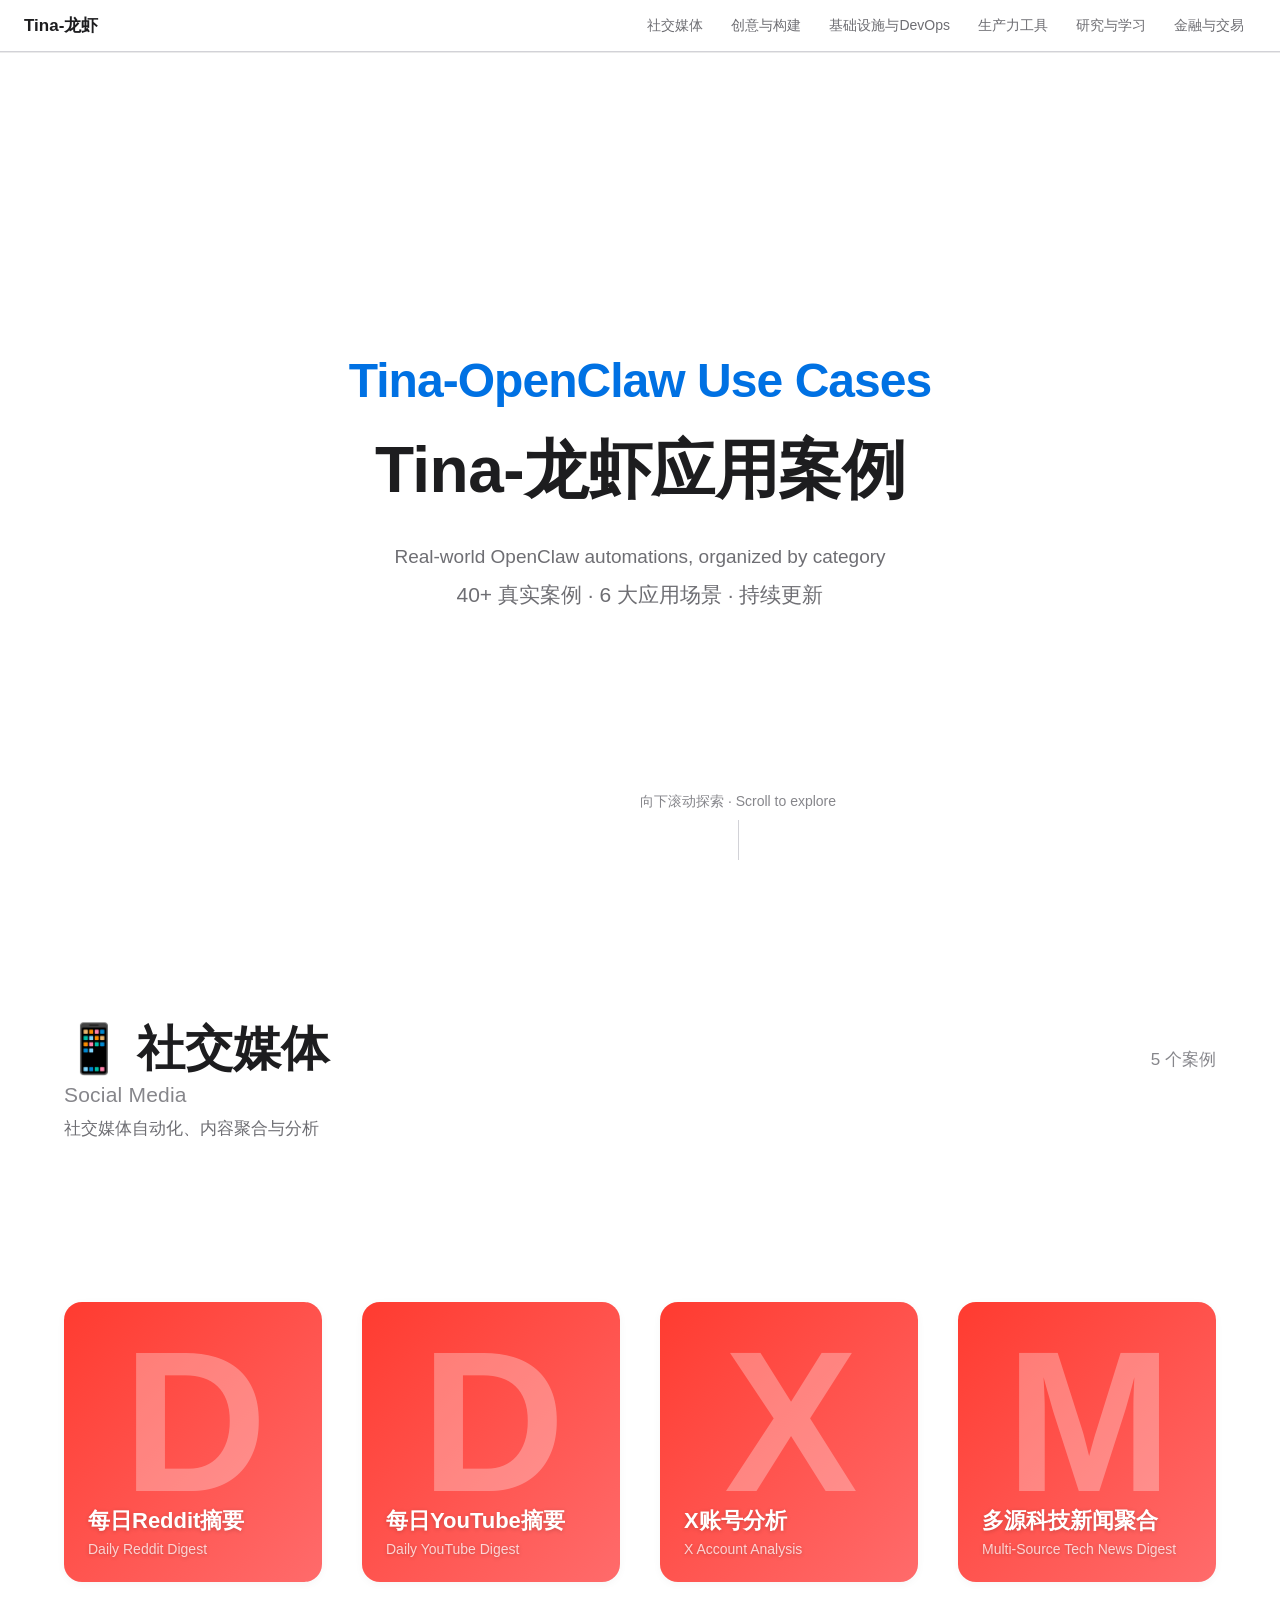
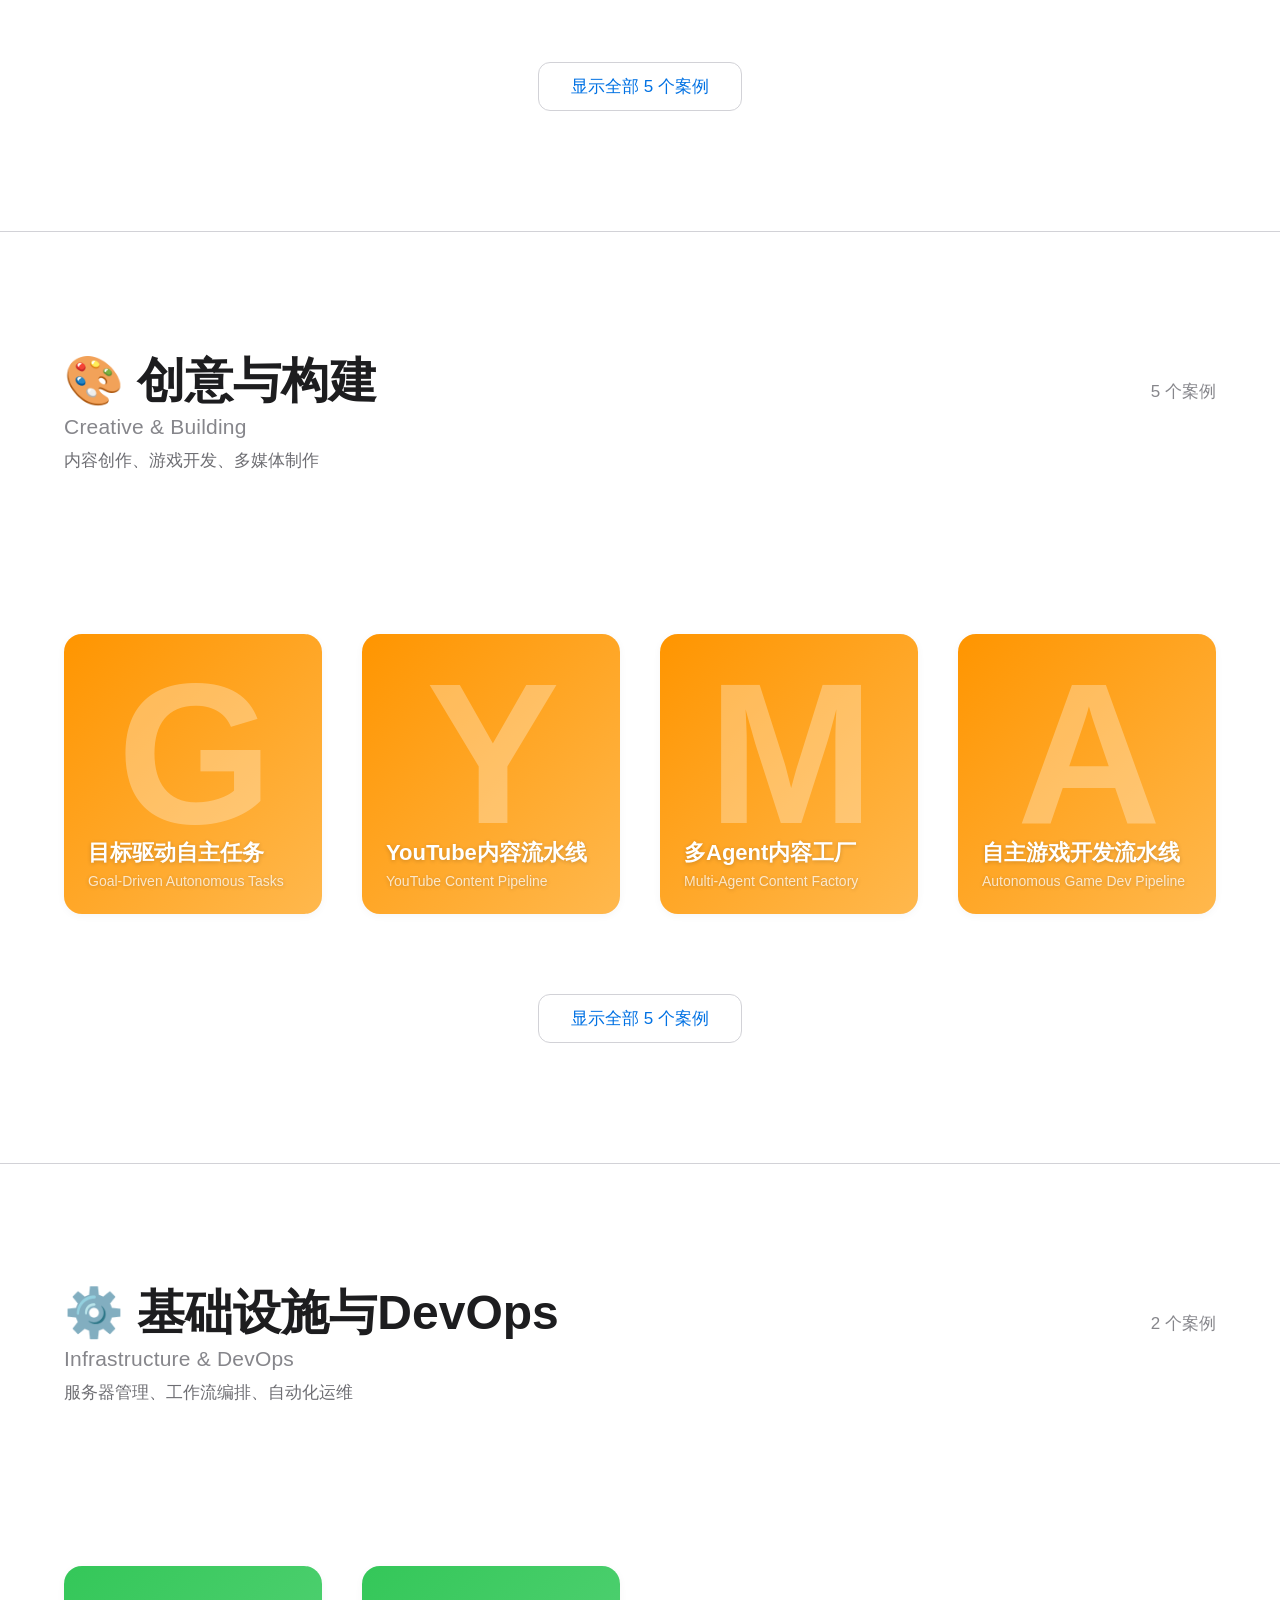
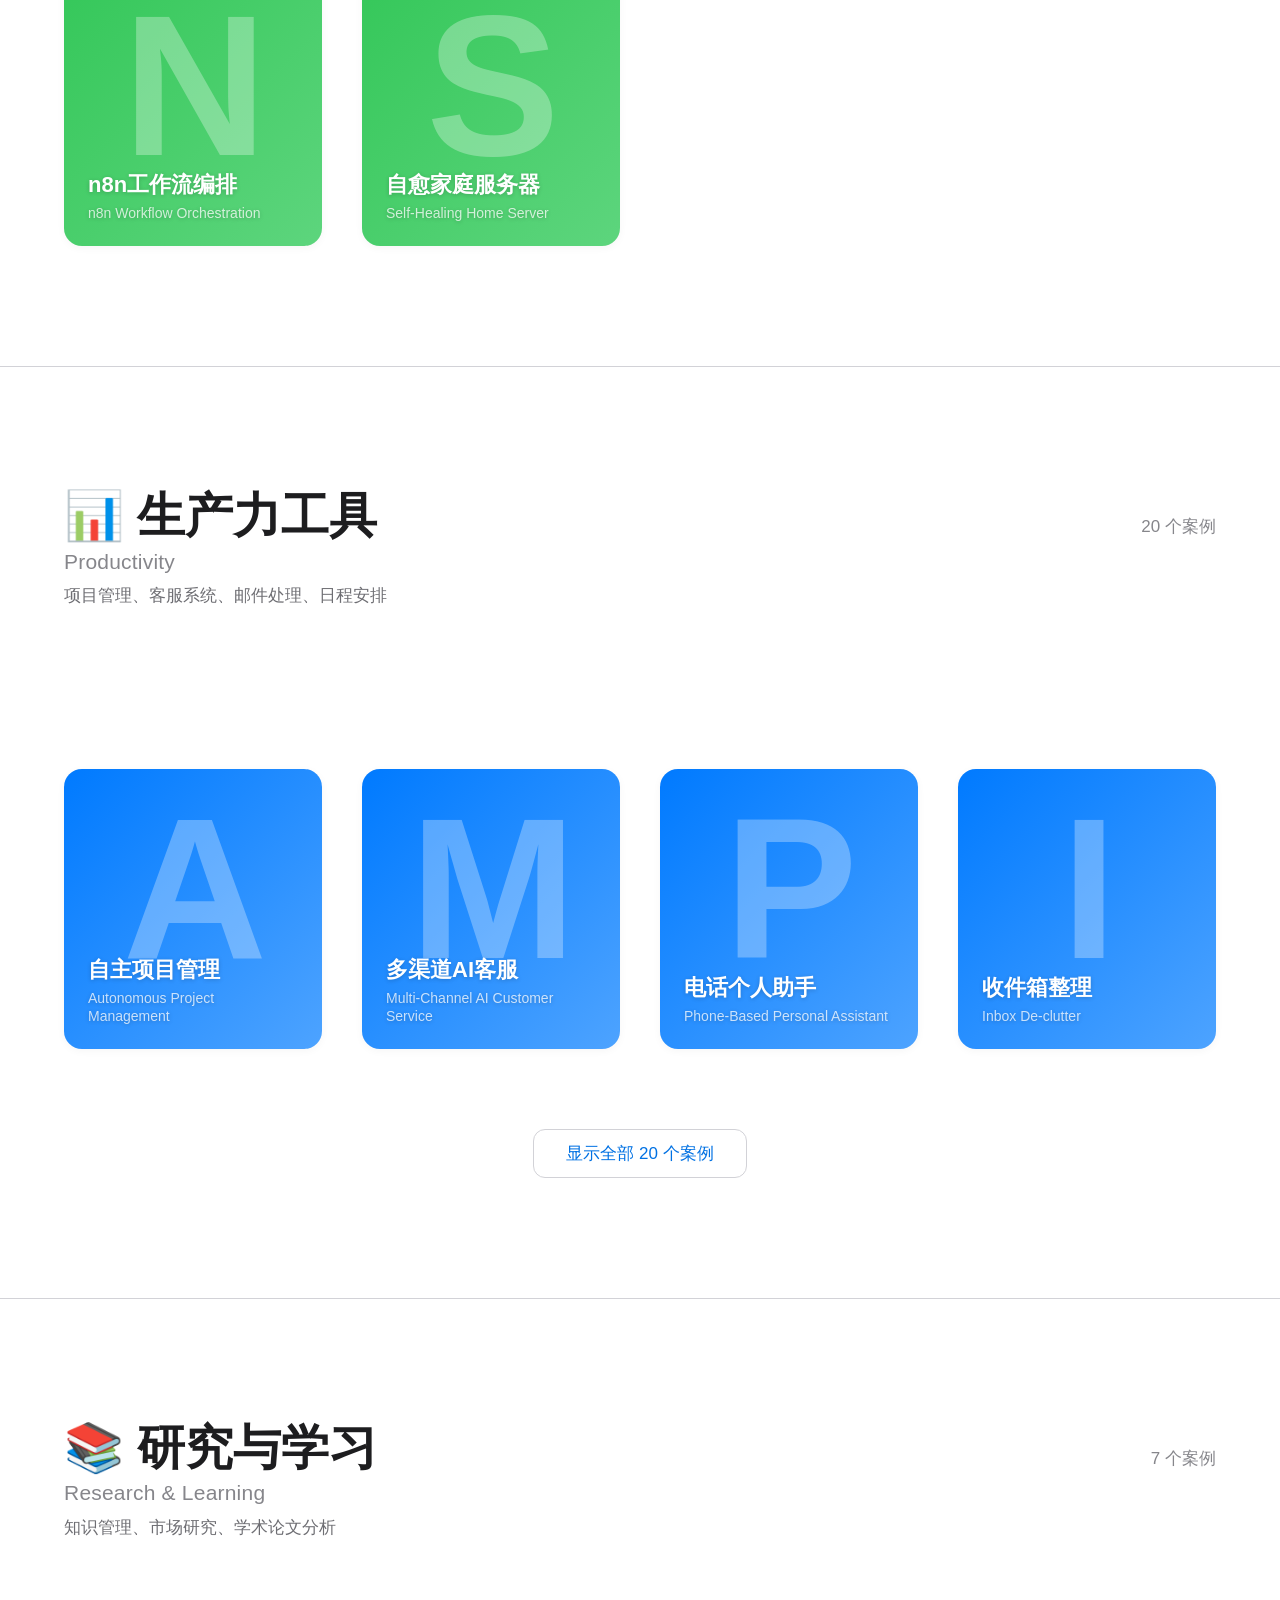
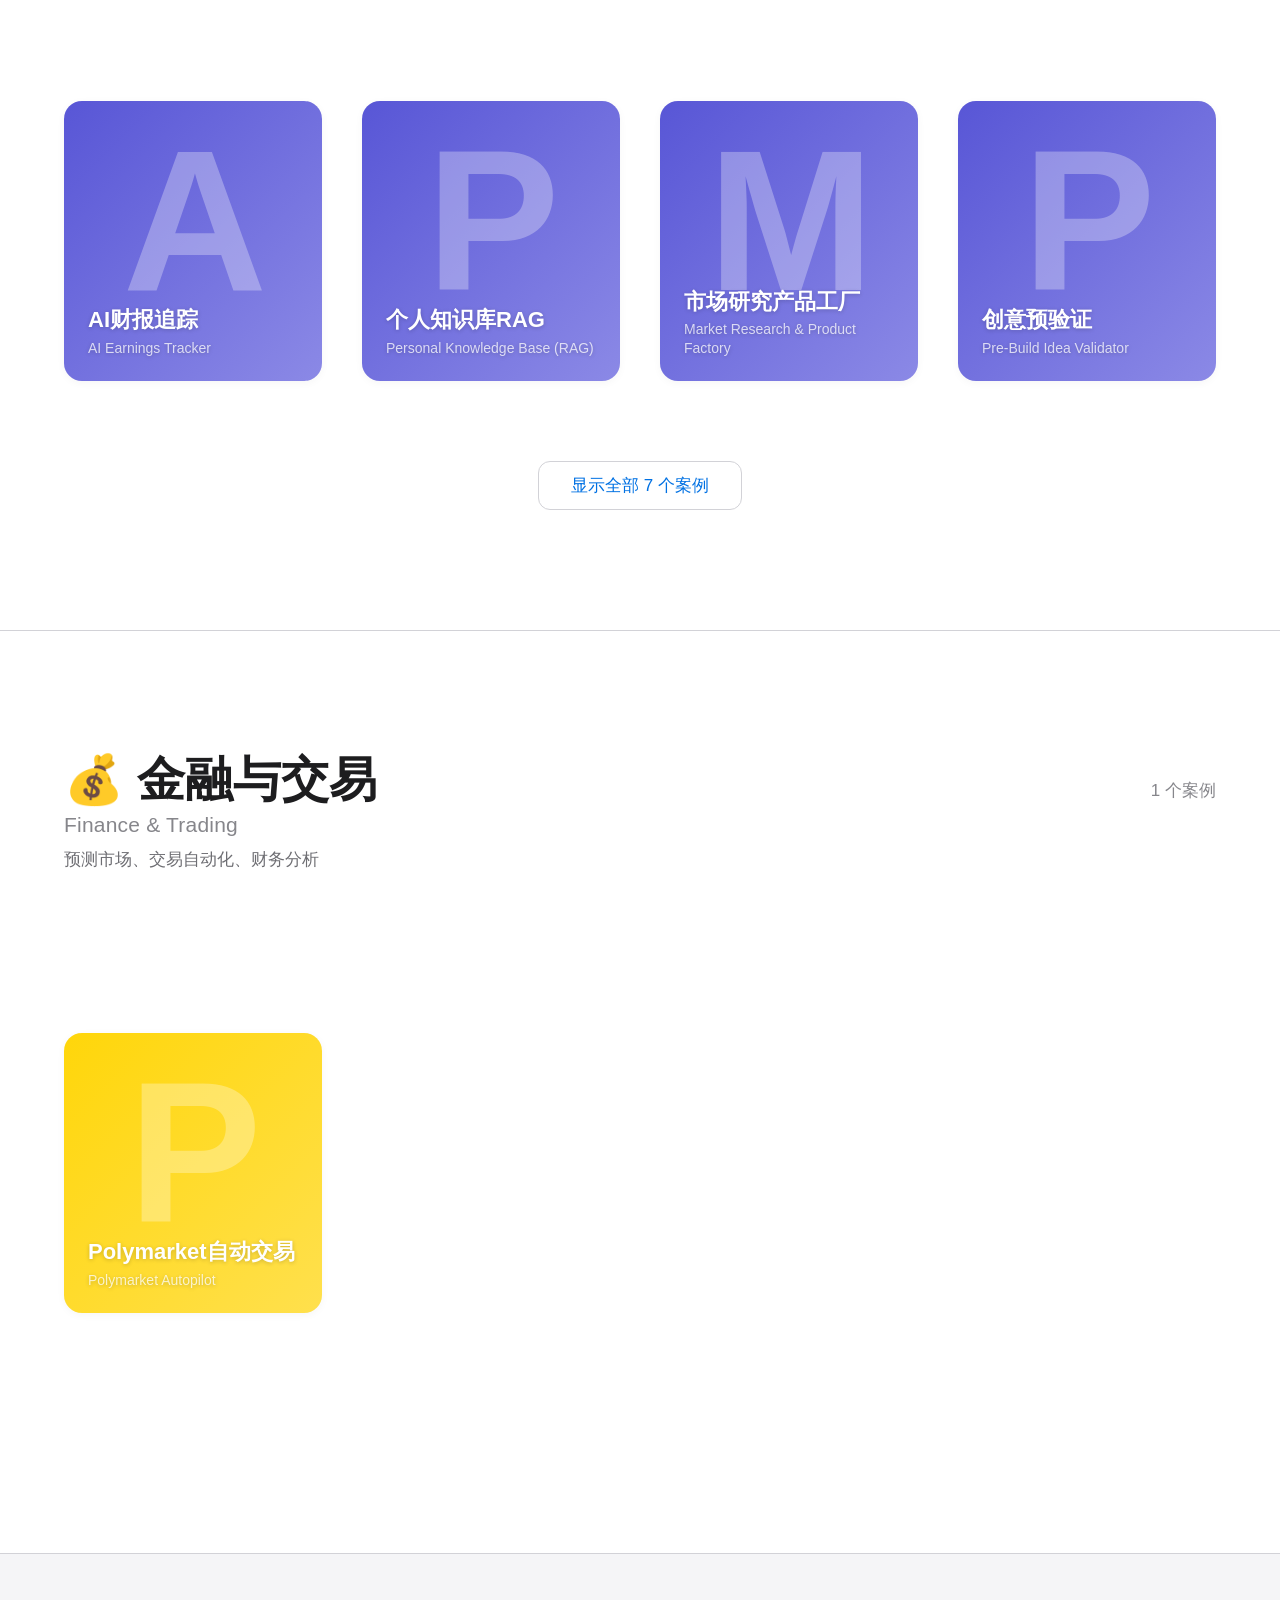
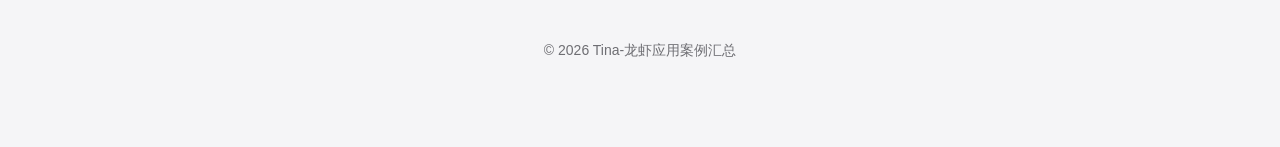
<file: index.html>
<!DOCTYPE html>
<html lang="zh-CN">
<head>
  <meta charset="UTF-8">
  <meta name="viewport" content="width=device-width, initial-scale=1.0">
  <title>Tina-OpenClaw 应用案例汇总 | 40+真实案例</title>
  <meta name="description" content="汇总展示 OpenClaw 的 40+ 个真实应用案例，涵盖社交媒体、生产力工具、研究学习等 6 大应用场景。">
  <meta name="keywords" content="OpenClaw, AI Agent, 应用案例, 自动化, 生产力工具">
  <meta name="author" content="Tina">

  <!-- Open Graph -->
  <meta property="og:title" content="Tina-OpenClaw 应用案例汇总">
  <meta property="og:description" content="40+真实 OpenClaw 应用案例，6大应用场景">
  <meta property="og:type" content="website">
  <meta property="og:url" content="https://your-domain.com/">

  <!-- Twitter Card -->
  <meta name="twitter:card" content="summary_large_image">
  <meta name="twitter:title" content="Tina-OpenClaw 应用案例汇总">
  <meta name="twitter:description" content="40+真实 OpenClaw 应用案例">

  <!-- Favicon -->
  <link rel="icon" href="data:image/svg+xml,<svg xmlns='http://www.w3.org/2000/svg' viewBox='0 0 100 100'><text y='.9em' font-size='90'>🤖</text></svg>">

  <!-- CSS -->
  <link rel="stylesheet" href="css/reset.css">
  <link rel="stylesheet" href="css/layout.css">
  <link rel="stylesheet" href="css/card.css">
  <link rel="stylesheet" href="css/responsive.css">
</head>
<body>

  <!-- 导航栏 -->
  <nav class="nav" role="navigation" aria-label="类别导航">
    <div class="nav__logo">Tina-龙虾</div>
    <div class="nav__links">
      <!-- 动态生成 -->
    </div>
    <button class="nav__hamburger" aria-label="菜单" aria-expanded="false">
      <span></span>
      <span></span>
      <span></span>
    </button>
  </nav>

  <!-- Hero 区 -->
  <section class="hero">
    <p class="hero__eyebrow">Tina-OpenClaw Use Cases</p>
    <h1 class="hero__title">Tina-龙虾应用案例</h1>
    <p class="hero__subtitle">Real-world OpenClaw automations, organized by category</p>
    <p class="hero__stats">40+ 真实案例 · 6 大应用场景 · 持续更新</p>
    <div class="hero__scroll-hint" aria-hidden="true">向下滚动探索 · Scroll to explore</div>
  </section>

  <!-- 主内容区 -->
  <main class="main">
    <!-- 动态生成类别区域 -->
  </main>

  <!-- 页脚 -->
  <footer class="footer">
    <div class="footer__inner">
      <p>© 2026 Tina-龙虾应用案例汇总</p>
    </div>
  </footer>

  <!-- JavaScript (ES Module) -->
  <script type="module" src="js/main.js"></script>

</body>
</html>
</file>
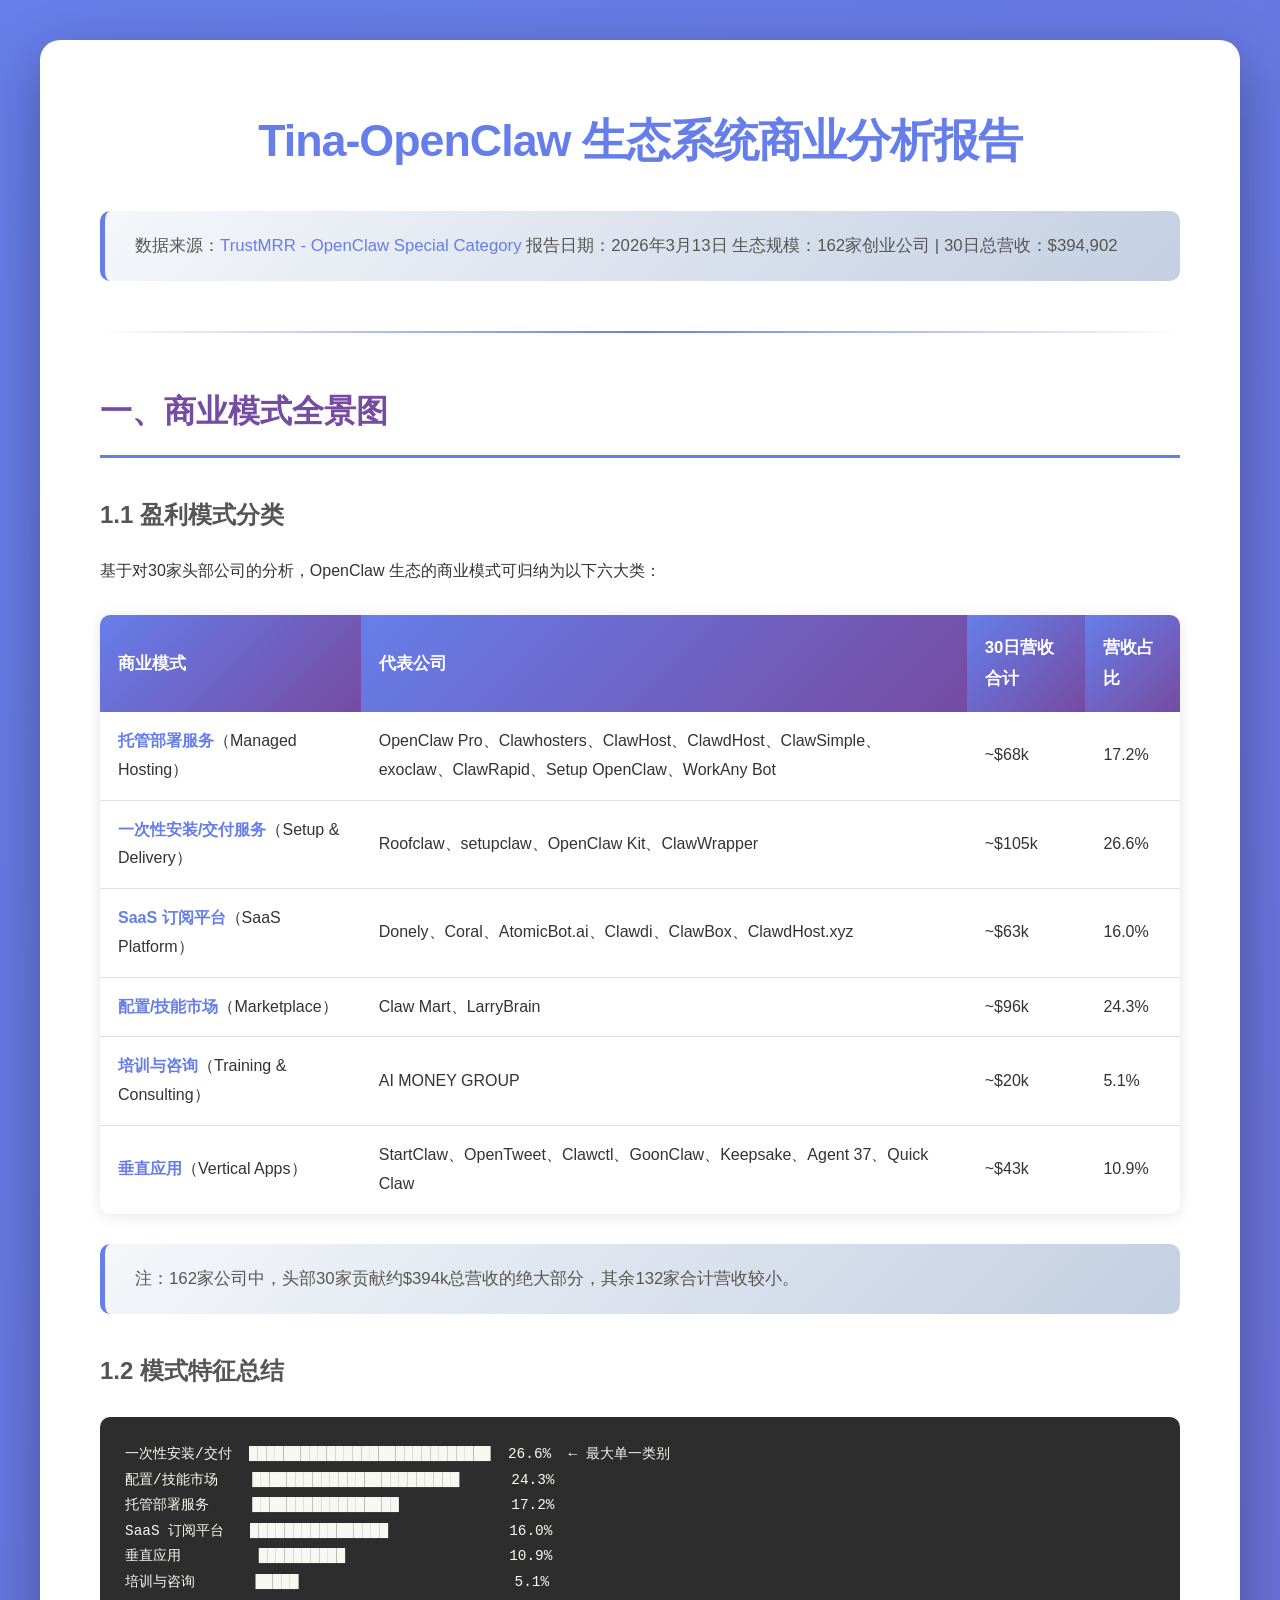
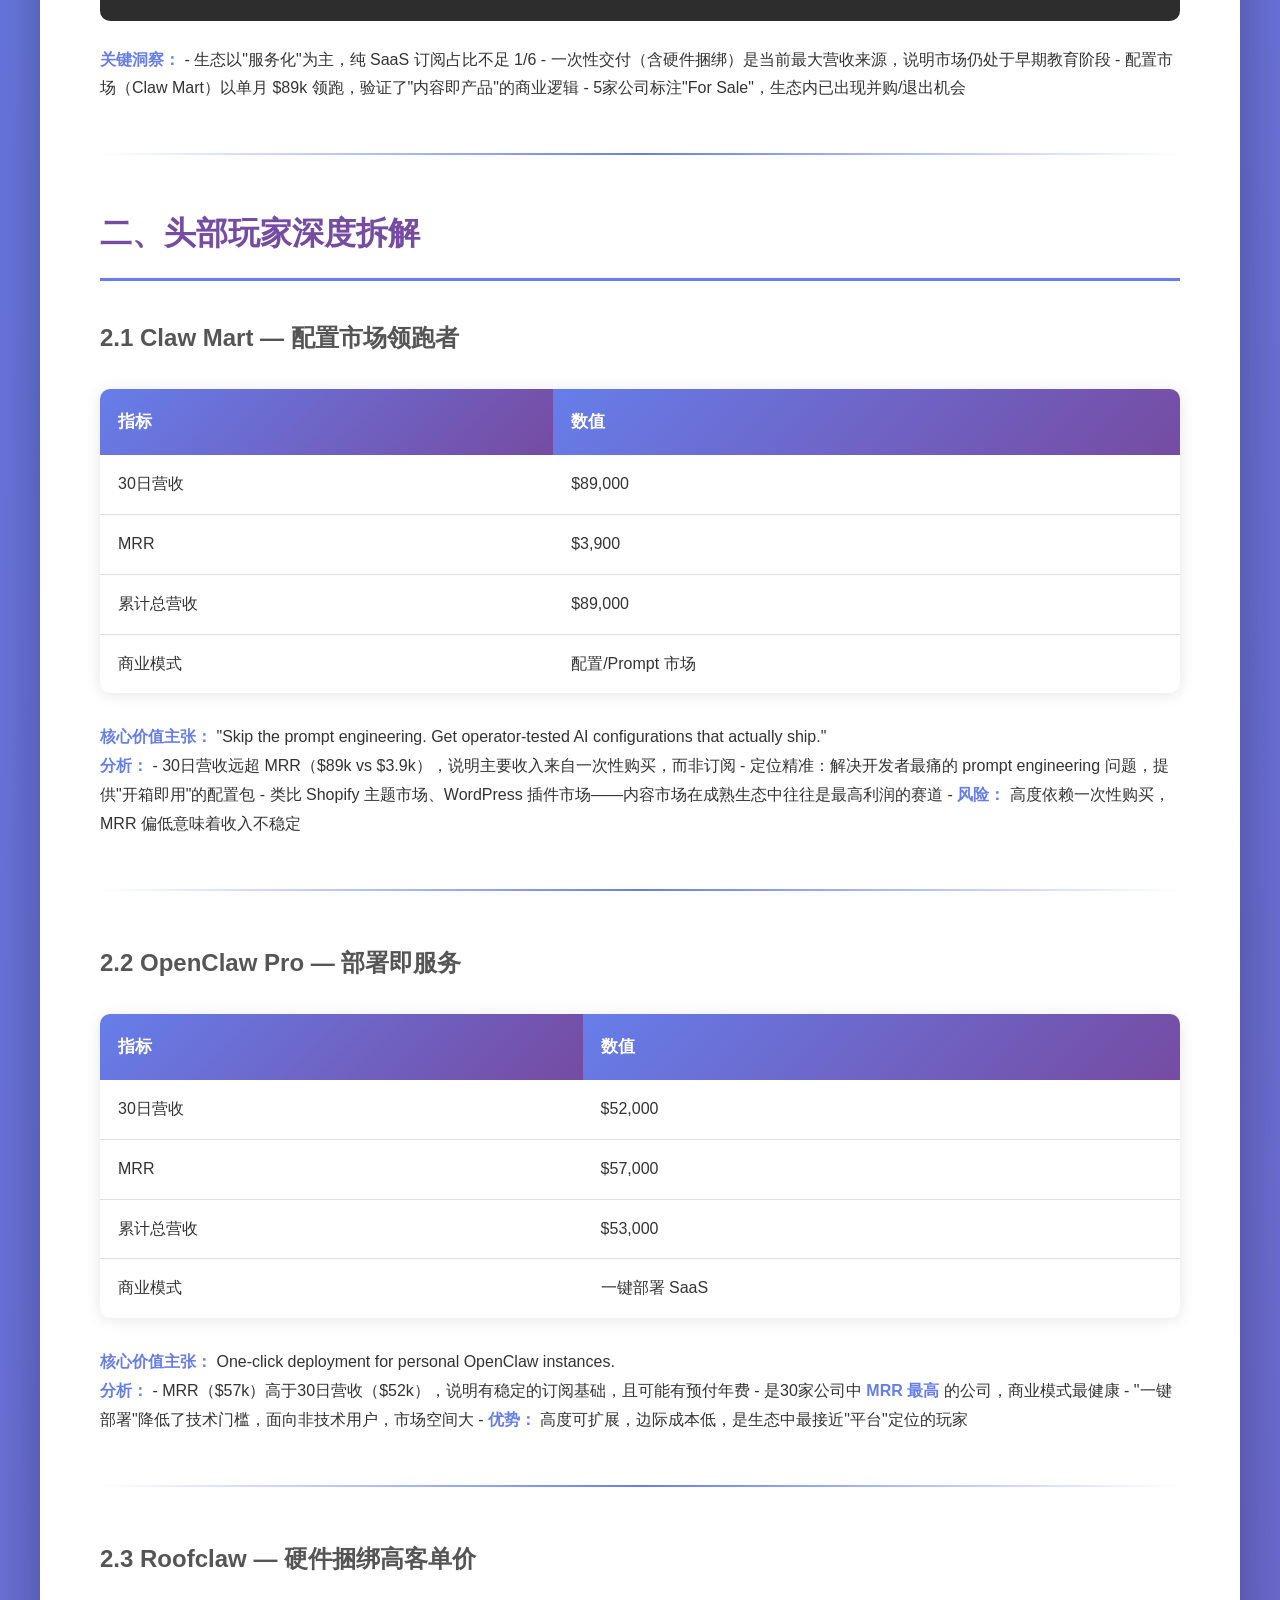
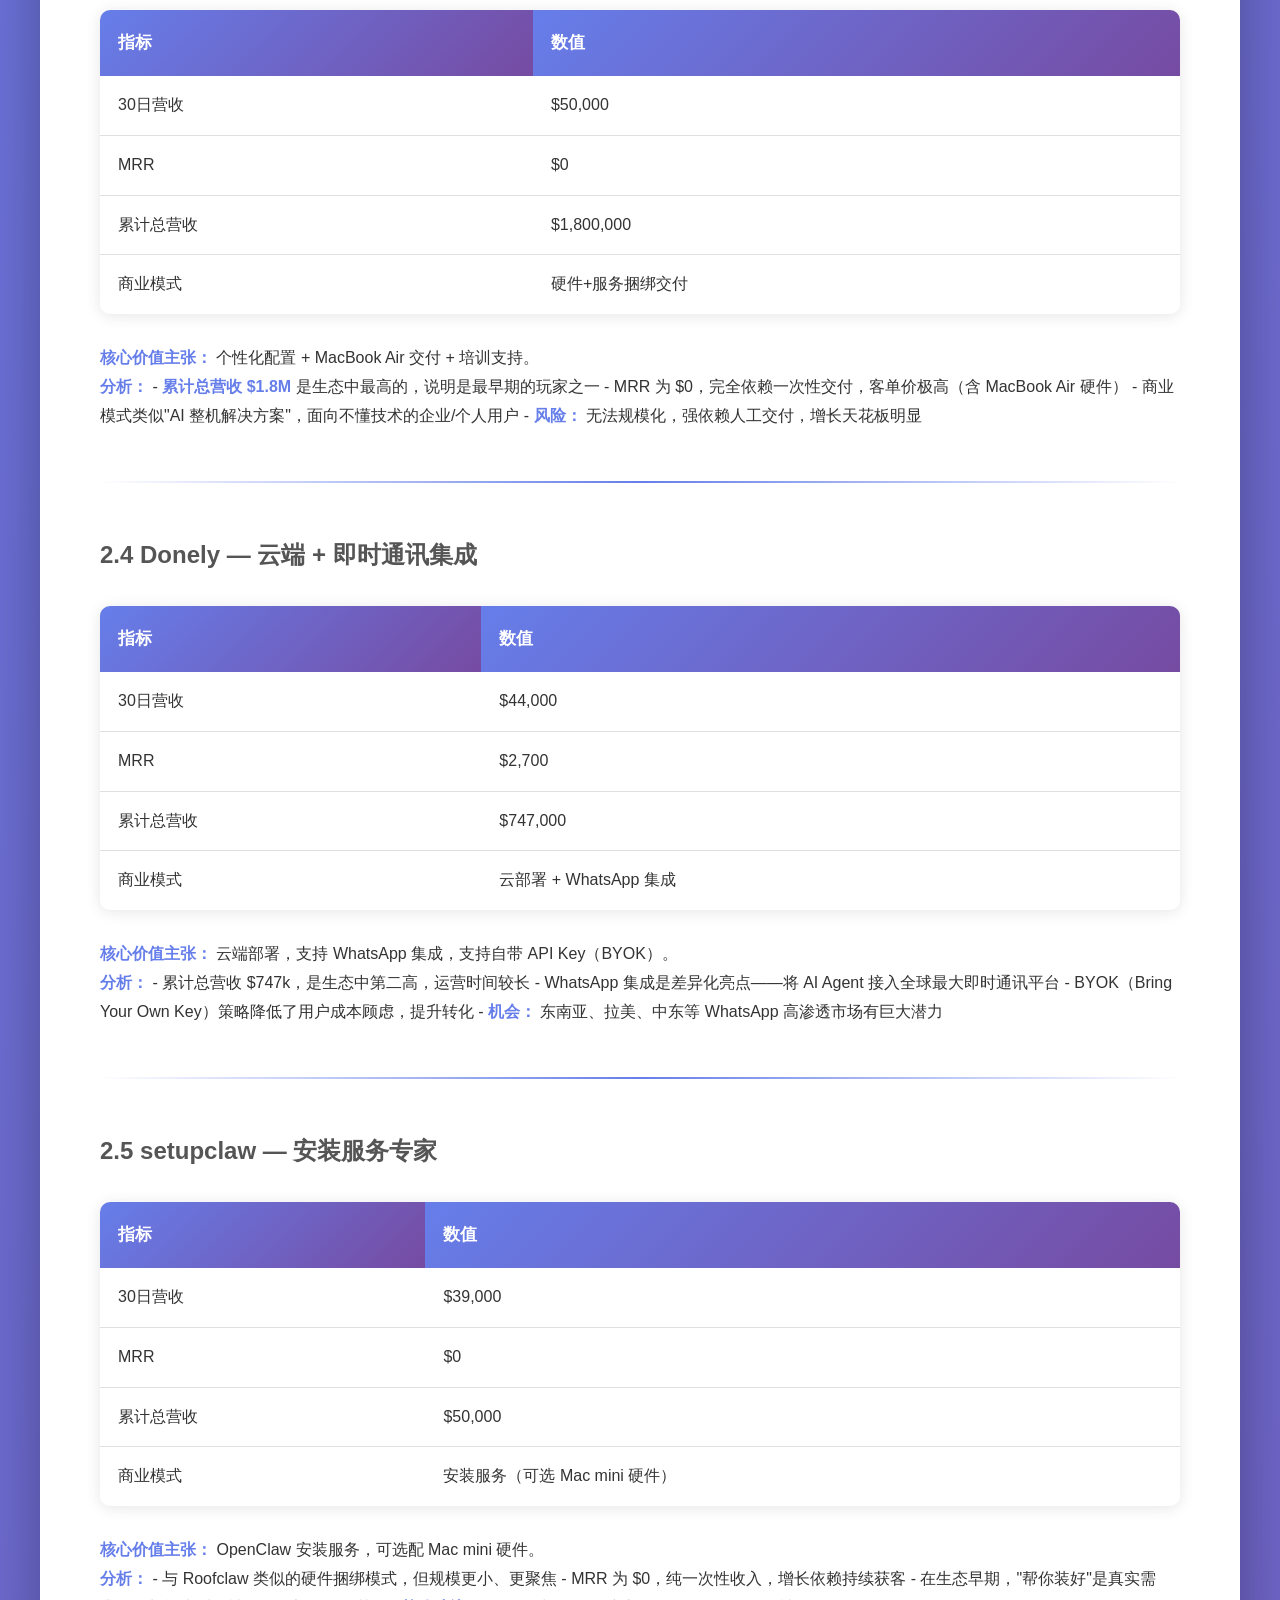
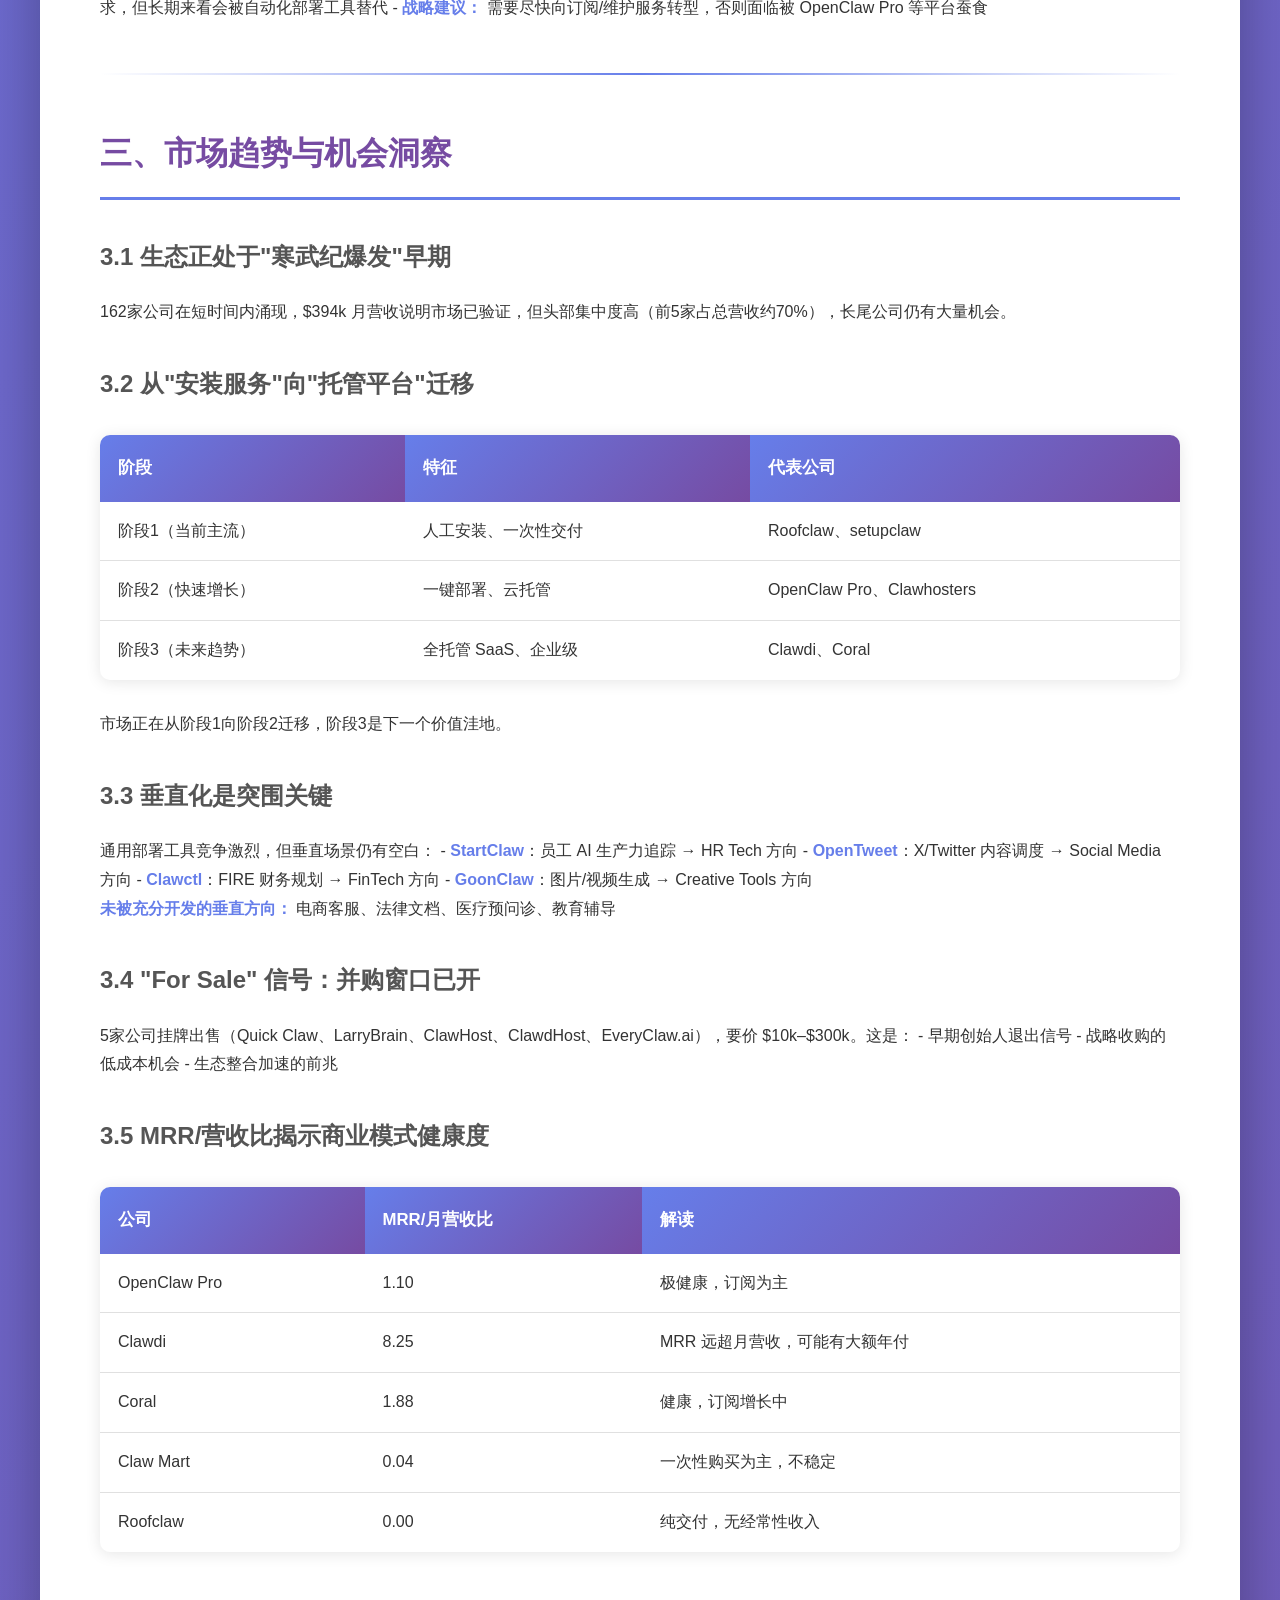
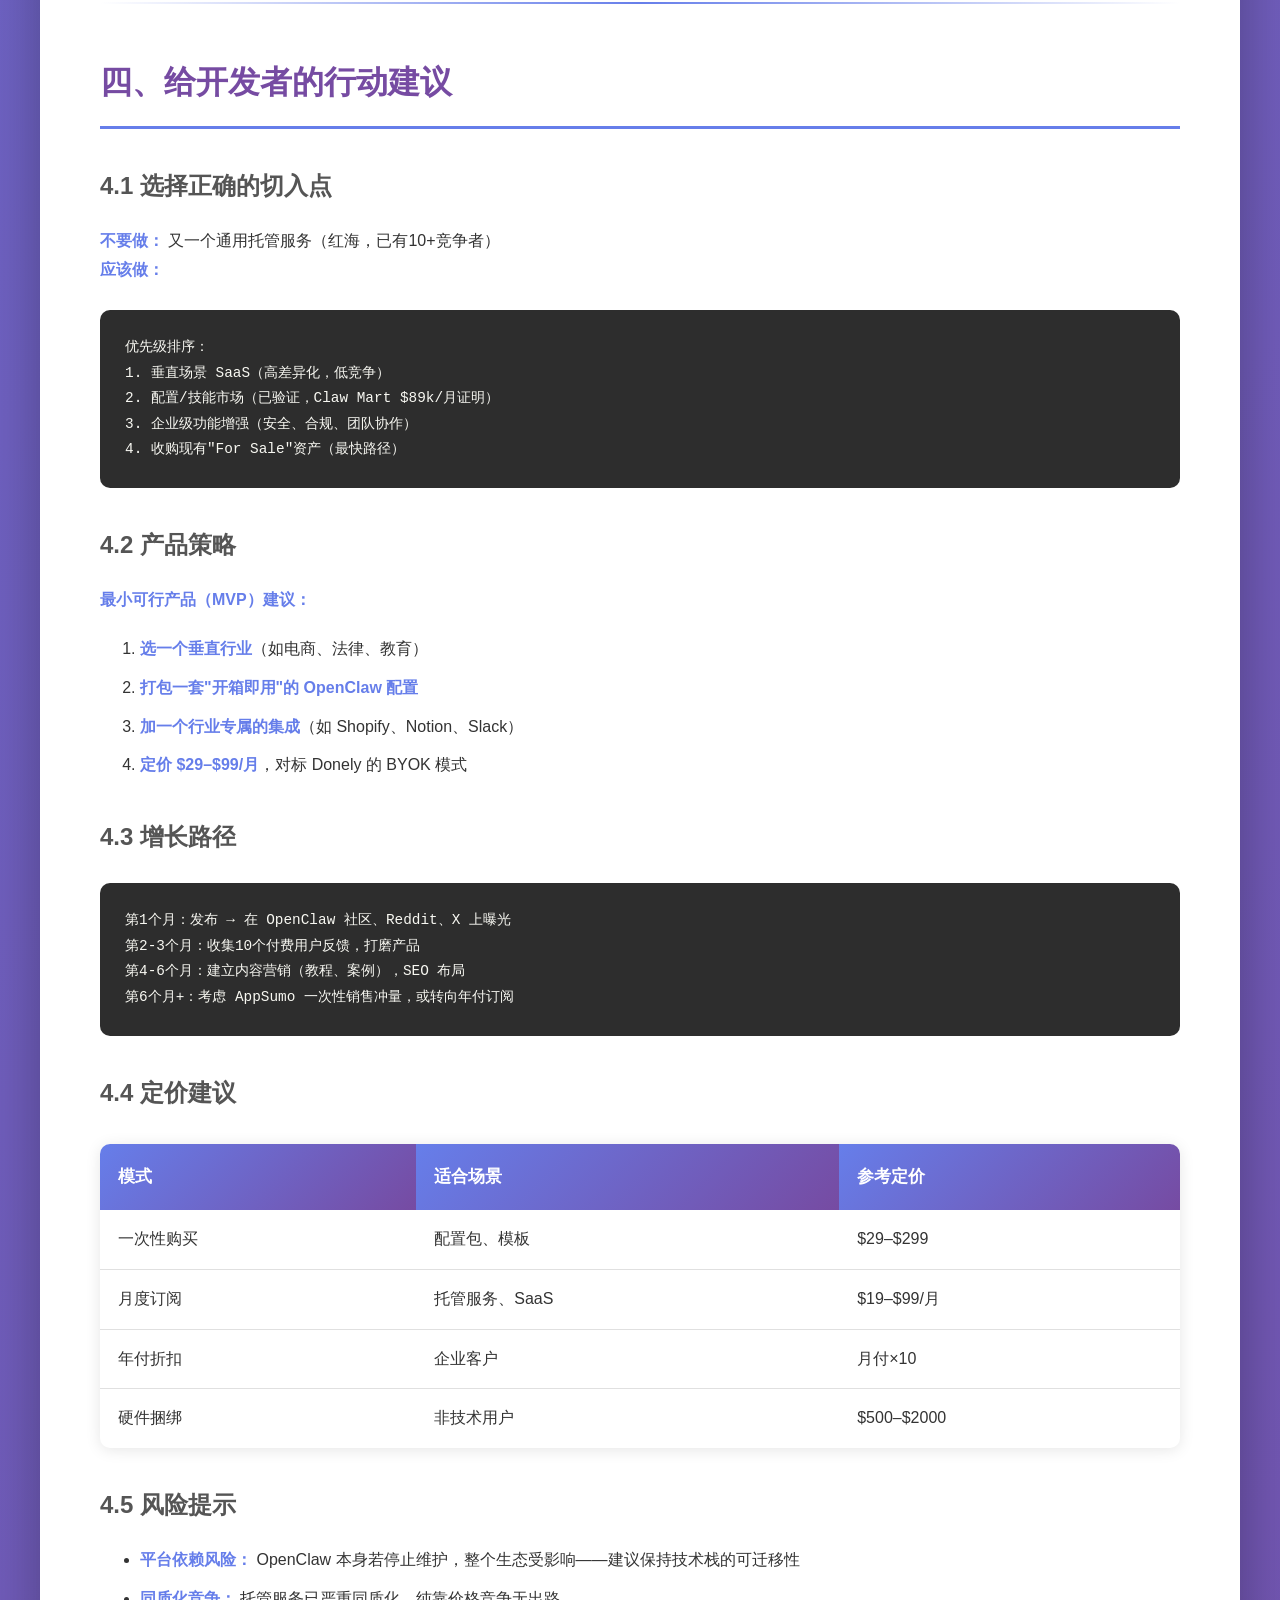
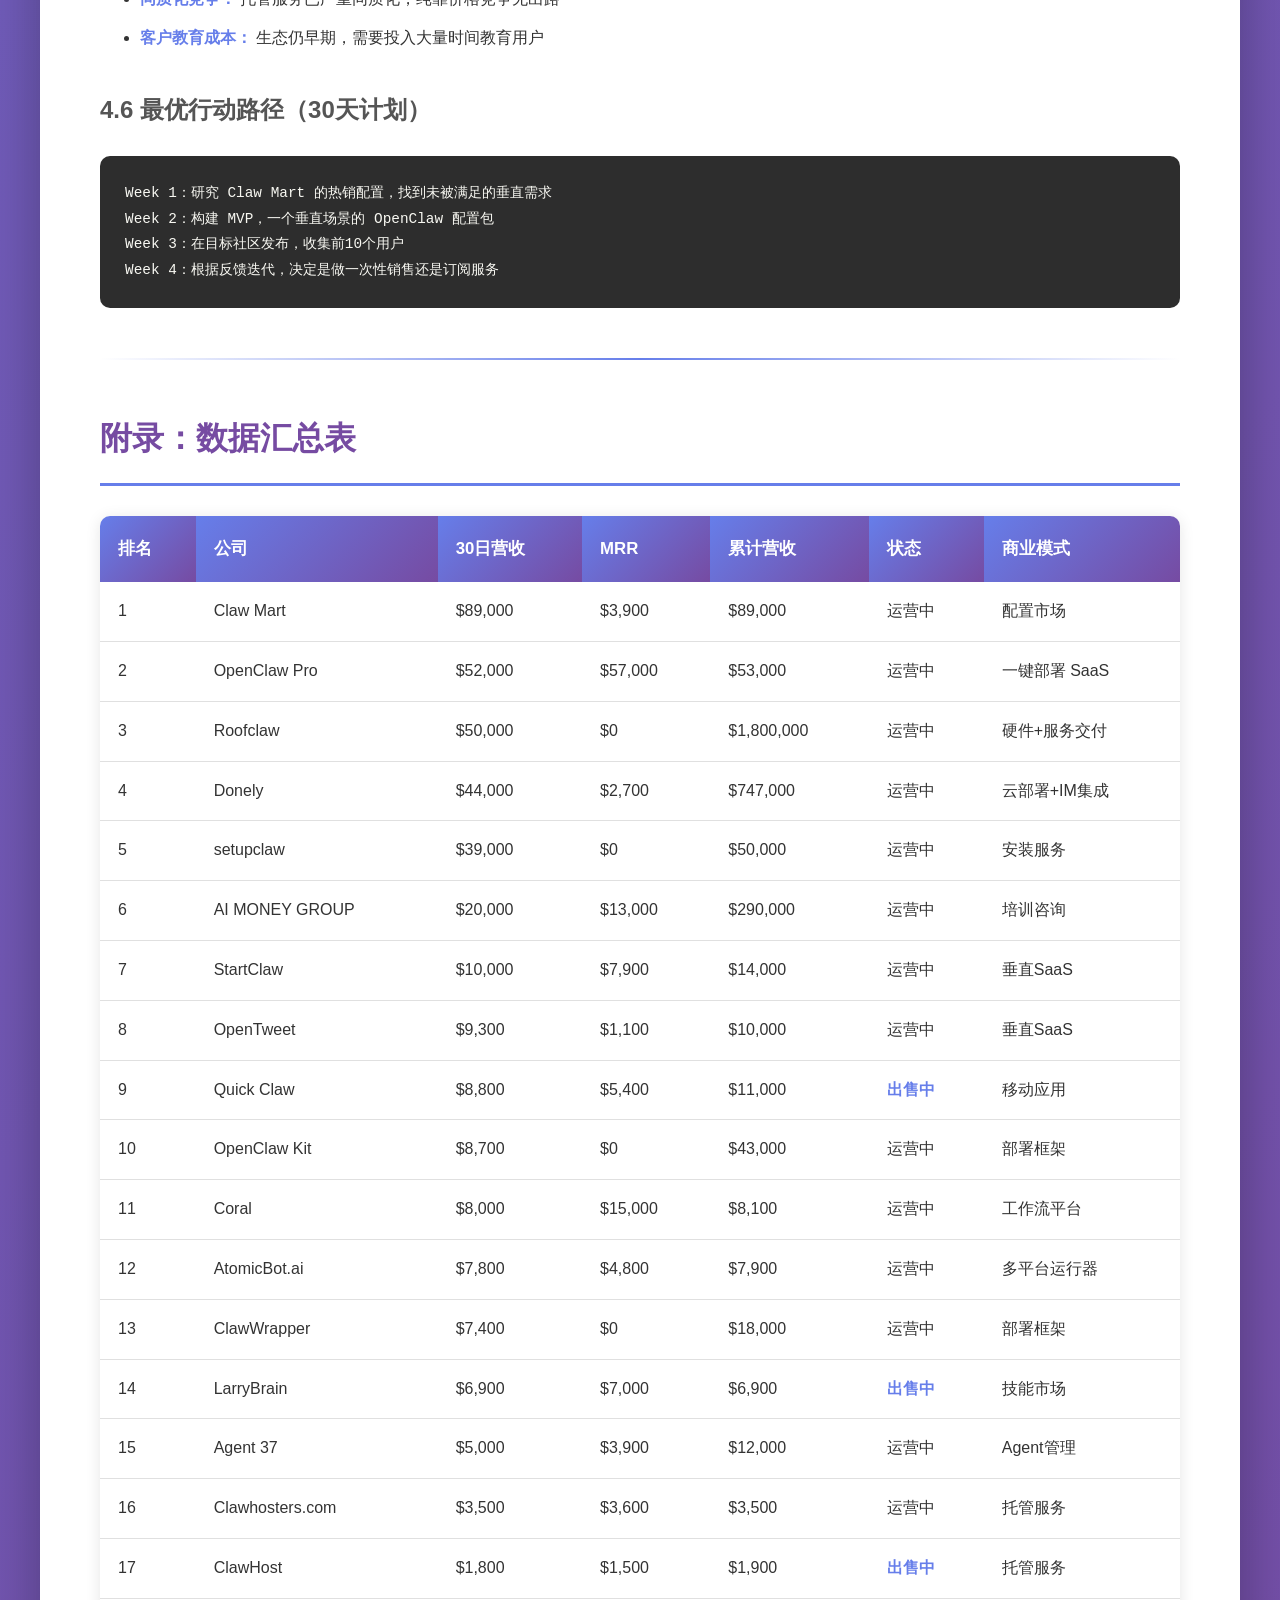
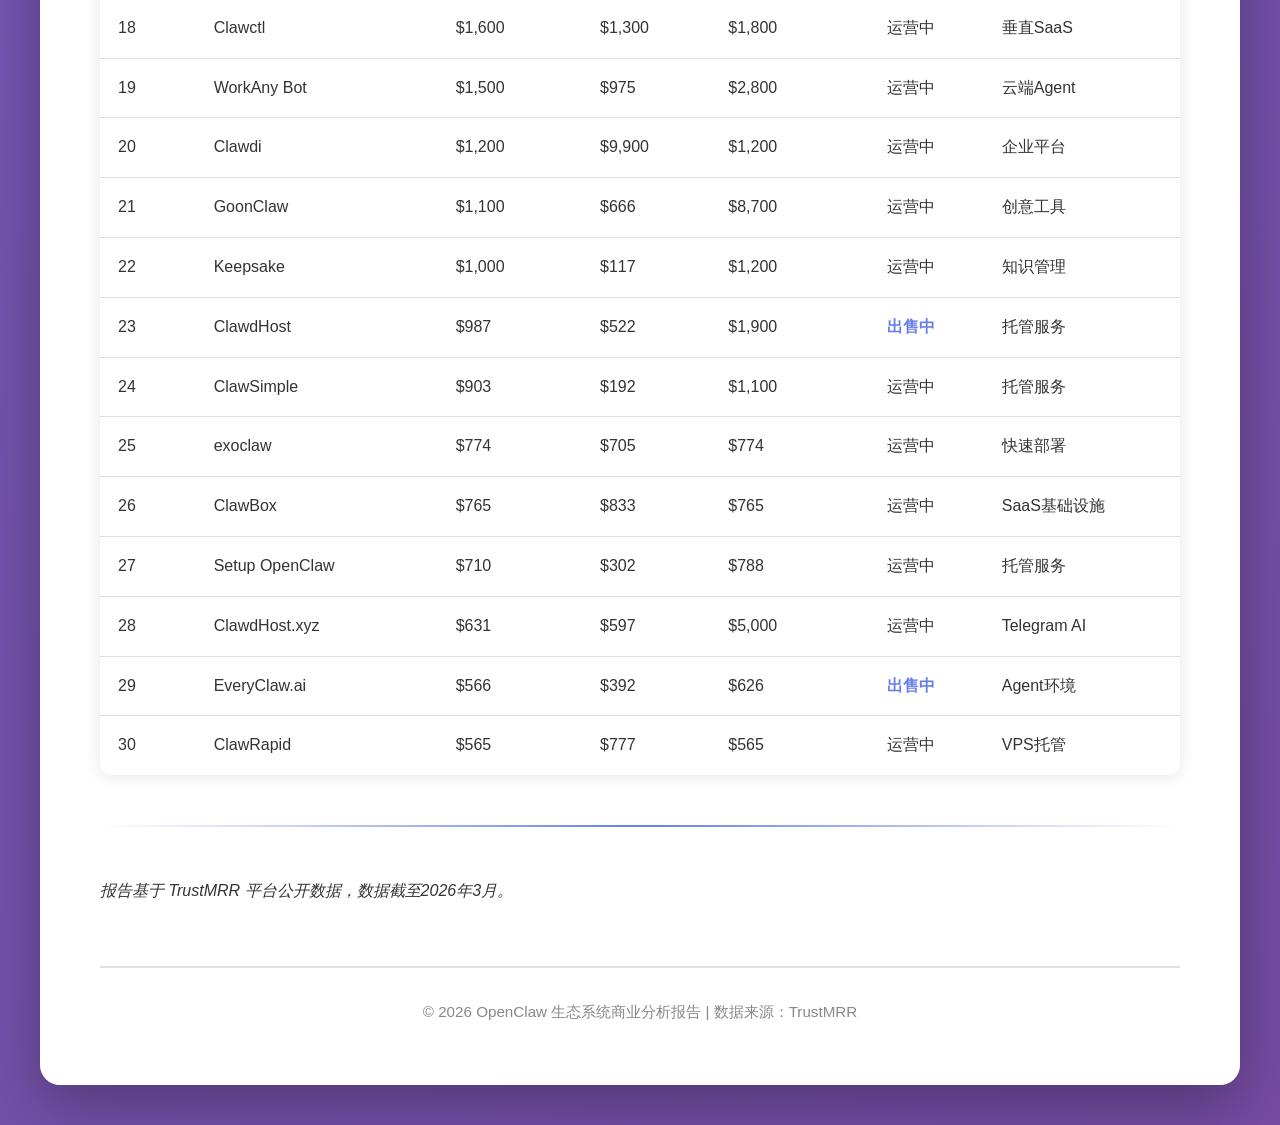
<file: report/index.html>
<!DOCTYPE html>
<html lang="zh-CN">
<head>
    <meta charset="UTF-8">
    <meta name="viewport" content="width=device-width, initial-scale=1.0">
    <title>Tina-OpenClaw 生态系统商业分析报告</title>
    <style>
        * {
            margin: 0;
            padding: 0;
            box-sizing: border-box;
        }

        body {
            font-family: -apple-system, BlinkMacSystemFont, "Segoe UI", "PingFang SC", "Hiragino Sans GB", "Microsoft YaHei", sans-serif;
            line-height: 1.8;
            color: #333;
            background: linear-gradient(135deg, #667eea 0%, #764ba2 100%);
            padding: 40px 20px;
        }

        .container {
            max-width: 1200px;
            margin: 0 auto;
            background: white;
            padding: 60px;
            border-radius: 20px;
            box-shadow: 0 20px 60px rgba(0,0,0,0.3);
        }

        h1 {
            font-size: 2.8em;
            color: #667eea;
            margin-bottom: 30px;
            text-align: center;
            font-weight: 700;
            letter-spacing: -1px;
        }

        h2 {
            font-size: 2em;
            color: #764ba2;
            margin-top: 50px;
            margin-bottom: 25px;
            padding-bottom: 15px;
            border-bottom: 3px solid #667eea;
            font-weight: 600;
        }

        h3 {
            font-size: 1.5em;
            color: #555;
            margin-top: 35px;
            margin-bottom: 20px;
            font-weight: 600;
        }

        blockquote {
            background: linear-gradient(135deg, #f5f7fa 0%, #c3cfe2 100%);
            border-left: 5px solid #667eea;
            padding: 20px 30px;
            margin: 30px 0;
            border-radius: 10px;
            font-size: 1.05em;
            color: #555;
        }

        table {
            width: 100%;
            border-collapse: collapse;
            margin: 30px 0;
            box-shadow: 0 2px 15px rgba(0,0,0,0.1);
            border-radius: 10px;
            overflow: hidden;
        }

        th {
            background: linear-gradient(135deg, #667eea 0%, #764ba2 100%);
            color: white;
            padding: 18px;
            text-align: left;
            font-weight: 600;
            font-size: 1.05em;
        }

        td {
            padding: 15px 18px;
            border-bottom: 1px solid #e0e0e0;
        }

        tr:hover {
            background-color: #f8f9fa;
        }

        tr:last-child td {
            border-bottom: none;
        }

        code {
            background: #f4f4f4;
            padding: 3px 8px;
            border-radius: 4px;
            font-family: "Monaco", "Menlo", monospace;
            font-size: 0.9em;
            color: #e83e8c;
        }

        pre {
            background: #2d2d2d;
            color: #f8f8f2;
            padding: 25px;
            border-radius: 10px;
            overflow-x: auto;
            margin: 25px 0;
            line-height: 1.6;
            font-family: "Monaco", "Menlo", monospace;
        }

        pre code {
            background: none;
            color: inherit;
            padding: 0;
        }

        ul, ol {
            margin: 20px 0 20px 40px;
        }

        li {
            margin: 10px 0;
        }

        strong {
            color: #667eea;
            font-weight: 600;
        }

        hr {
            border: none;
            height: 2px;
            background: linear-gradient(90deg, transparent, #667eea, transparent);
            margin: 50px 0;
        }

        a {
            color: #667eea;
            text-decoration: none;
            border-bottom: 2px solid transparent;
            transition: border-color 0.3s;
        }

        a:hover {
            border-bottom-color: #667eea;
        }

        .footer {
            text-align: center;
            margin-top: 60px;
            padding-top: 30px;
            border-top: 2px solid #e0e0e0;
            color: #888;
            font-size: 0.95em;
        }

        @media print {
            body {
                background: white;
                padding: 0;
            }
            .container {
                box-shadow: none;
                padding: 40px;
            }
        }

        @media (max-width: 768px) {
            .container {
                padding: 30px 20px;
            }
            h1 {
                font-size: 2em;
            }
            h2 {
                font-size: 1.6em;
            }
            table {
                font-size: 0.9em;
            }
        }
    </style>
</head>
<body>
    <div class="container">
        <h1>Tina-OpenClaw 生态系统商业分析报告</h1>
<blockquote>
<p>数据来源：<a href="https://trustmrr.com/special-category/openclaw">TrustMRR - OpenClaw Special Category</a>
报告日期：2026年3月13日
生态规模：162家创业公司 | 30日总营收：$394,902</p>
</blockquote>
<hr />
<h2>一、商业模式全景图</h2>
<h3>1.1 盈利模式分类</h3>
<p>基于对30家头部公司的分析，OpenClaw 生态的商业模式可归纳为以下六大类：</p>
<table>
<thead>
<tr>
<th>商业模式</th>
<th>代表公司</th>
<th>30日营收合计</th>
<th>营收占比</th>
</tr>
</thead>
<tbody>
<tr>
<td><strong>托管部署服务</strong>（Managed Hosting）</td>
<td>OpenClaw Pro、Clawhosters、ClawHost、ClawdHost、ClawSimple、exoclaw、ClawRapid、Setup OpenClaw、WorkAny Bot</td>
<td>~$68k</td>
<td>17.2%</td>
</tr>
<tr>
<td><strong>一次性安装/交付服务</strong>（Setup &amp; Delivery）</td>
<td>Roofclaw、setupclaw、OpenClaw Kit、ClawWrapper</td>
<td>~$105k</td>
<td>26.6%</td>
</tr>
<tr>
<td><strong>SaaS 订阅平台</strong>（SaaS Platform）</td>
<td>Donely、Coral、AtomicBot.ai、Clawdi、ClawBox、ClawdHost.xyz</td>
<td>~$63k</td>
<td>16.0%</td>
</tr>
<tr>
<td><strong>配置/技能市场</strong>（Marketplace）</td>
<td>Claw Mart、LarryBrain</td>
<td>~$96k</td>
<td>24.3%</td>
</tr>
<tr>
<td><strong>培训与咨询</strong>（Training &amp; Consulting）</td>
<td>AI MONEY GROUP</td>
<td>~$20k</td>
<td>5.1%</td>
</tr>
<tr>
<td><strong>垂直应用</strong>（Vertical Apps）</td>
<td>StartClaw、OpenTweet、Clawctl、GoonClaw、Keepsake、Agent 37、Quick Claw</td>
<td>~$43k</td>
<td>10.9%</td>
</tr>
</tbody>
</table>
<blockquote>
<p>注：162家公司中，头部30家贡献约$394k总营收的绝大部分，其余132家合计营收较小。</p>
</blockquote>
<h3>1.2 模式特征总结</h3>
<pre><code>一次性安装/交付  ████████████████████████████  26.6%  ← 最大单一类别
配置/技能市场    ████████████████████████      24.3%
托管部署服务     █████████████████             17.2%
SaaS 订阅平台   ████████████████              16.0%
垂直应用         ██████████                   10.9%
培训与咨询       █████                         5.1%
</code></pre>
<p><strong>关键洞察：</strong>
- 生态以"服务化"为主，纯 SaaS 订阅占比不足 1/6
- 一次性交付（含硬件捆绑）是当前最大营收来源，说明市场仍处于早期教育阶段
- 配置市场（Claw Mart）以单月 $89k 领跑，验证了"内容即产品"的商业逻辑
- 5家公司标注"For Sale"，生态内已出现并购/退出机会</p>
<hr />
<h2>二、头部玩家深度拆解</h2>
<h3>2.1 Claw Mart — 配置市场领跑者</h3>
<table>
<thead>
<tr>
<th>指标</th>
<th>数值</th>
</tr>
</thead>
<tbody>
<tr>
<td>30日营收</td>
<td>$89,000</td>
</tr>
<tr>
<td>MRR</td>
<td>$3,900</td>
</tr>
<tr>
<td>累计总营收</td>
<td>$89,000</td>
</tr>
<tr>
<td>商业模式</td>
<td>配置/Prompt 市场</td>
</tr>
</tbody>
</table>
<p><strong>核心价值主张：</strong> "Skip the prompt engineering. Get operator-tested AI configurations that actually ship."</p>
<p><strong>分析：</strong>
- 30日营收远超 MRR（$89k vs $3.9k），说明主要收入来自一次性购买，而非订阅
- 定位精准：解决开发者最痛的 prompt engineering 问题，提供"开箱即用"的配置包
- 类比 Shopify 主题市场、WordPress 插件市场——内容市场在成熟生态中往往是最高利润的赛道
- <strong>风险：</strong> 高度依赖一次性购买，MRR 偏低意味着收入不稳定</p>
<hr />
<h3>2.2 OpenClaw Pro — 部署即服务</h3>
<table>
<thead>
<tr>
<th>指标</th>
<th>数值</th>
</tr>
</thead>
<tbody>
<tr>
<td>30日营收</td>
<td>$52,000</td>
</tr>
<tr>
<td>MRR</td>
<td>$57,000</td>
</tr>
<tr>
<td>累计总营收</td>
<td>$53,000</td>
</tr>
<tr>
<td>商业模式</td>
<td>一键部署 SaaS</td>
</tr>
</tbody>
</table>
<p><strong>核心价值主张：</strong> One-click deployment for personal OpenClaw instances.</p>
<p><strong>分析：</strong>
- MRR（$57k）高于30日营收（$52k），说明有稳定的订阅基础，且可能有预付年费
- 是30家公司中 <strong>MRR 最高</strong> 的公司，商业模式最健康
- "一键部署"降低了技术门槛，面向非技术用户，市场空间大
- <strong>优势：</strong> 高度可扩展，边际成本低，是生态中最接近"平台"定位的玩家</p>
<hr />
<h3>2.3 Roofclaw — 硬件捆绑高客单价</h3>
<table>
<thead>
<tr>
<th>指标</th>
<th>数值</th>
</tr>
</thead>
<tbody>
<tr>
<td>30日营收</td>
<td>$50,000</td>
</tr>
<tr>
<td>MRR</td>
<td>$0</td>
</tr>
<tr>
<td>累计总营收</td>
<td>$1,800,000</td>
</tr>
<tr>
<td>商业模式</td>
<td>硬件+服务捆绑交付</td>
</tr>
</tbody>
</table>
<p><strong>核心价值主张：</strong> 个性化配置 + MacBook Air 交付 + 培训支持。</p>
<p><strong>分析：</strong>
- <strong>累计总营收 $1.8M</strong> 是生态中最高的，说明是最早期的玩家之一
- MRR 为 $0，完全依赖一次性交付，客单价极高（含 MacBook Air 硬件）
- 商业模式类似"AI 整机解决方案"，面向不懂技术的企业/个人用户
- <strong>风险：</strong> 无法规模化，强依赖人工交付，增长天花板明显</p>
<hr />
<h3>2.4 Donely — 云端 + 即时通讯集成</h3>
<table>
<thead>
<tr>
<th>指标</th>
<th>数值</th>
</tr>
</thead>
<tbody>
<tr>
<td>30日营收</td>
<td>$44,000</td>
</tr>
<tr>
<td>MRR</td>
<td>$2,700</td>
</tr>
<tr>
<td>累计总营收</td>
<td>$747,000</td>
</tr>
<tr>
<td>商业模式</td>
<td>云部署 + WhatsApp 集成</td>
</tr>
</tbody>
</table>
<p><strong>核心价值主张：</strong> 云端部署，支持 WhatsApp 集成，支持自带 API Key（BYOK）。</p>
<p><strong>分析：</strong>
- 累计总营收 $747k，是生态中第二高，运营时间较长
- WhatsApp 集成是差异化亮点——将 AI Agent 接入全球最大即时通讯平台
- BYOK（Bring Your Own Key）策略降低了用户成本顾虑，提升转化
- <strong>机会：</strong> 东南亚、拉美、中东等 WhatsApp 高渗透市场有巨大潜力</p>
<hr />
<h3>2.5 setupclaw — 安装服务专家</h3>
<table>
<thead>
<tr>
<th>指标</th>
<th>数值</th>
</tr>
</thead>
<tbody>
<tr>
<td>30日营收</td>
<td>$39,000</td>
</tr>
<tr>
<td>MRR</td>
<td>$0</td>
</tr>
<tr>
<td>累计总营收</td>
<td>$50,000</td>
</tr>
<tr>
<td>商业模式</td>
<td>安装服务（可选 Mac mini 硬件）</td>
</tr>
</tbody>
</table>
<p><strong>核心价值主张：</strong> OpenClaw 安装服务，可选配 Mac mini 硬件。</p>
<p><strong>分析：</strong>
- 与 Roofclaw 类似的硬件捆绑模式，但规模更小、更聚焦
- MRR 为 $0，纯一次性收入，增长依赖持续获客
- 在生态早期，"帮你装好"是真实需求，但长期来看会被自动化部署工具替代
- <strong>战略建议：</strong> 需要尽快向订阅/维护服务转型，否则面临被 OpenClaw Pro 等平台蚕食</p>
<hr />
<h2>三、市场趋势与机会洞察</h2>
<h3>3.1 生态正处于"寒武纪爆发"早期</h3>
<p>162家公司在短时间内涌现，$394k 月营收说明市场已验证，但头部集中度高（前5家占总营收约70%），长尾公司仍有大量机会。</p>
<h3>3.2 从"安装服务"向"托管平台"迁移</h3>
<table>
<thead>
<tr>
<th>阶段</th>
<th>特征</th>
<th>代表公司</th>
</tr>
</thead>
<tbody>
<tr>
<td>阶段1（当前主流）</td>
<td>人工安装、一次性交付</td>
<td>Roofclaw、setupclaw</td>
</tr>
<tr>
<td>阶段2（快速增长）</td>
<td>一键部署、云托管</td>
<td>OpenClaw Pro、Clawhosters</td>
</tr>
<tr>
<td>阶段3（未来趋势）</td>
<td>全托管 SaaS、企业级</td>
<td>Clawdi、Coral</td>
</tr>
</tbody>
</table>
<p>市场正在从阶段1向阶段2迁移，阶段3是下一个价值洼地。</p>
<h3>3.3 垂直化是突围关键</h3>
<p>通用部署工具竞争激烈，但垂直场景仍有空白：
- <strong>StartClaw</strong>：员工 AI 生产力追踪 → HR Tech 方向
- <strong>OpenTweet</strong>：X/Twitter 内容调度 → Social Media 方向
- <strong>Clawctl</strong>：FIRE 财务规划 → FinTech 方向
- <strong>GoonClaw</strong>：图片/视频生成 → Creative Tools 方向</p>
<p><strong>未被充分开发的垂直方向：</strong> 电商客服、法律文档、医疗预问诊、教育辅导</p>
<h3>3.4 "For Sale" 信号：并购窗口已开</h3>
<p>5家公司挂牌出售（Quick Claw、LarryBrain、ClawHost、ClawdHost、EveryClaw.ai），要价 $10k–$300k。这是：
- 早期创始人退出信号
- 战略收购的低成本机会
- 生态整合加速的前兆</p>
<h3>3.5 MRR/营收比揭示商业模式健康度</h3>
<table>
<thead>
<tr>
<th>公司</th>
<th>MRR/月营收比</th>
<th>解读</th>
</tr>
</thead>
<tbody>
<tr>
<td>OpenClaw Pro</td>
<td>1.10</td>
<td>极健康，订阅为主</td>
</tr>
<tr>
<td>Clawdi</td>
<td>8.25</td>
<td>MRR 远超月营收，可能有大额年付</td>
</tr>
<tr>
<td>Coral</td>
<td>1.88</td>
<td>健康，订阅增长中</td>
</tr>
<tr>
<td>Claw Mart</td>
<td>0.04</td>
<td>一次性购买为主，不稳定</td>
</tr>
<tr>
<td>Roofclaw</td>
<td>0.00</td>
<td>纯交付，无经常性收入</td>
</tr>
</tbody>
</table>
<hr />
<h2>四、给开发者的行动建议</h2>
<h3>4.1 选择正确的切入点</h3>
<p><strong>不要做：</strong> 又一个通用托管服务（红海，已有10+竞争者）</p>
<p><strong>应该做：</strong></p>
<pre><code>优先级排序：
1. 垂直场景 SaaS（高差异化，低竞争）
2. 配置/技能市场（已验证，Claw Mart $89k/月证明）
3. 企业级功能增强（安全、合规、团队协作）
4. 收购现有&quot;For Sale&quot;资产（最快路径）
</code></pre>
<h3>4.2 产品策略</h3>
<p><strong>最小可行产品（MVP）建议：</strong></p>
<ol>
<li><strong>选一个垂直行业</strong>（如电商、法律、教育）</li>
<li><strong>打包一套"开箱即用"的 OpenClaw 配置</strong></li>
<li><strong>加一个行业专属的集成</strong>（如 Shopify、Notion、Slack）</li>
<li><strong>定价 $29–$99/月</strong>，对标 Donely 的 BYOK 模式</li>
</ol>
<h3>4.3 增长路径</h3>
<pre><code>第1个月：发布 → 在 OpenClaw 社区、Reddit、X 上曝光
第2-3个月：收集10个付费用户反馈，打磨产品
第4-6个月：建立内容营销（教程、案例），SEO 布局
第6个月+：考虑 AppSumo 一次性销售冲量，或转向年付订阅
</code></pre>
<h3>4.4 定价建议</h3>
<table>
<thead>
<tr>
<th>模式</th>
<th>适合场景</th>
<th>参考定价</th>
</tr>
</thead>
<tbody>
<tr>
<td>一次性购买</td>
<td>配置包、模板</td>
<td>$29–$299</td>
</tr>
<tr>
<td>月度订阅</td>
<td>托管服务、SaaS</td>
<td>$19–$99/月</td>
</tr>
<tr>
<td>年付折扣</td>
<td>企业客户</td>
<td>月付×10</td>
</tr>
<tr>
<td>硬件捆绑</td>
<td>非技术用户</td>
<td>$500–$2000</td>
</tr>
</tbody>
</table>
<h3>4.5 风险提示</h3>
<ul>
<li><strong>平台依赖风险：</strong> OpenClaw 本身若停止维护，整个生态受影响——建议保持技术栈的可迁移性</li>
<li><strong>同质化竞争：</strong> 托管服务已严重同质化，纯靠价格竞争无出路</li>
<li><strong>客户教育成本：</strong> 生态仍早期，需要投入大量时间教育用户</li>
</ul>
<h3>4.6 最优行动路径（30天计划）</h3>
<pre><code>Week 1：研究 Claw Mart 的热销配置，找到未被满足的垂直需求
Week 2：构建 MVP，一个垂直场景的 OpenClaw 配置包
Week 3：在目标社区发布，收集前10个用户
Week 4：根据反馈迭代，决定是做一次性销售还是订阅服务
</code></pre>
<hr />
<h2>附录：数据汇总表</h2>
<table>
<thead>
<tr>
<th>排名</th>
<th>公司</th>
<th>30日营收</th>
<th>MRR</th>
<th>累计营收</th>
<th>状态</th>
<th>商业模式</th>
</tr>
</thead>
<tbody>
<tr>
<td>1</td>
<td>Claw Mart</td>
<td>$89,000</td>
<td>$3,900</td>
<td>$89,000</td>
<td>运营中</td>
<td>配置市场</td>
</tr>
<tr>
<td>2</td>
<td>OpenClaw Pro</td>
<td>$52,000</td>
<td>$57,000</td>
<td>$53,000</td>
<td>运营中</td>
<td>一键部署 SaaS</td>
</tr>
<tr>
<td>3</td>
<td>Roofclaw</td>
<td>$50,000</td>
<td>$0</td>
<td>$1,800,000</td>
<td>运营中</td>
<td>硬件+服务交付</td>
</tr>
<tr>
<td>4</td>
<td>Donely</td>
<td>$44,000</td>
<td>$2,700</td>
<td>$747,000</td>
<td>运营中</td>
<td>云部署+IM集成</td>
</tr>
<tr>
<td>5</td>
<td>setupclaw</td>
<td>$39,000</td>
<td>$0</td>
<td>$50,000</td>
<td>运营中</td>
<td>安装服务</td>
</tr>
<tr>
<td>6</td>
<td>AI MONEY GROUP</td>
<td>$20,000</td>
<td>$13,000</td>
<td>$290,000</td>
<td>运营中</td>
<td>培训咨询</td>
</tr>
<tr>
<td>7</td>
<td>StartClaw</td>
<td>$10,000</td>
<td>$7,900</td>
<td>$14,000</td>
<td>运营中</td>
<td>垂直SaaS</td>
</tr>
<tr>
<td>8</td>
<td>OpenTweet</td>
<td>$9,300</td>
<td>$1,100</td>
<td>$10,000</td>
<td>运营中</td>
<td>垂直SaaS</td>
</tr>
<tr>
<td>9</td>
<td>Quick Claw</td>
<td>$8,800</td>
<td>$5,400</td>
<td>$11,000</td>
<td><strong>出售中</strong></td>
<td>移动应用</td>
</tr>
<tr>
<td>10</td>
<td>OpenClaw Kit</td>
<td>$8,700</td>
<td>$0</td>
<td>$43,000</td>
<td>运营中</td>
<td>部署框架</td>
</tr>
<tr>
<td>11</td>
<td>Coral</td>
<td>$8,000</td>
<td>$15,000</td>
<td>$8,100</td>
<td>运营中</td>
<td>工作流平台</td>
</tr>
<tr>
<td>12</td>
<td>AtomicBot.ai</td>
<td>$7,800</td>
<td>$4,800</td>
<td>$7,900</td>
<td>运营中</td>
<td>多平台运行器</td>
</tr>
<tr>
<td>13</td>
<td>ClawWrapper</td>
<td>$7,400</td>
<td>$0</td>
<td>$18,000</td>
<td>运营中</td>
<td>部署框架</td>
</tr>
<tr>
<td>14</td>
<td>LarryBrain</td>
<td>$6,900</td>
<td>$7,000</td>
<td>$6,900</td>
<td><strong>出售中</strong></td>
<td>技能市场</td>
</tr>
<tr>
<td>15</td>
<td>Agent 37</td>
<td>$5,000</td>
<td>$3,900</td>
<td>$12,000</td>
<td>运营中</td>
<td>Agent管理</td>
</tr>
<tr>
<td>16</td>
<td>Clawhosters.com</td>
<td>$3,500</td>
<td>$3,600</td>
<td>$3,500</td>
<td>运营中</td>
<td>托管服务</td>
</tr>
<tr>
<td>17</td>
<td>ClawHost</td>
<td>$1,800</td>
<td>$1,500</td>
<td>$1,900</td>
<td><strong>出售中</strong></td>
<td>托管服务</td>
</tr>
<tr>
<td>18</td>
<td>Clawctl</td>
<td>$1,600</td>
<td>$1,300</td>
<td>$1,800</td>
<td>运营中</td>
<td>垂直SaaS</td>
</tr>
<tr>
<td>19</td>
<td>WorkAny Bot</td>
<td>$1,500</td>
<td>$975</td>
<td>$2,800</td>
<td>运营中</td>
<td>云端Agent</td>
</tr>
<tr>
<td>20</td>
<td>Clawdi</td>
<td>$1,200</td>
<td>$9,900</td>
<td>$1,200</td>
<td>运营中</td>
<td>企业平台</td>
</tr>
<tr>
<td>21</td>
<td>GoonClaw</td>
<td>$1,100</td>
<td>$666</td>
<td>$8,700</td>
<td>运营中</td>
<td>创意工具</td>
</tr>
<tr>
<td>22</td>
<td>Keepsake</td>
<td>$1,000</td>
<td>$117</td>
<td>$1,200</td>
<td>运营中</td>
<td>知识管理</td>
</tr>
<tr>
<td>23</td>
<td>ClawdHost</td>
<td>$987</td>
<td>$522</td>
<td>$1,900</td>
<td><strong>出售中</strong></td>
<td>托管服务</td>
</tr>
<tr>
<td>24</td>
<td>ClawSimple</td>
<td>$903</td>
<td>$192</td>
<td>$1,100</td>
<td>运营中</td>
<td>托管服务</td>
</tr>
<tr>
<td>25</td>
<td>exoclaw</td>
<td>$774</td>
<td>$705</td>
<td>$774</td>
<td>运营中</td>
<td>快速部署</td>
</tr>
<tr>
<td>26</td>
<td>ClawBox</td>
<td>$765</td>
<td>$833</td>
<td>$765</td>
<td>运营中</td>
<td>SaaS基础设施</td>
</tr>
<tr>
<td>27</td>
<td>Setup OpenClaw</td>
<td>$710</td>
<td>$302</td>
<td>$788</td>
<td>运营中</td>
<td>托管服务</td>
</tr>
<tr>
<td>28</td>
<td>ClawdHost.xyz</td>
<td>$631</td>
<td>$597</td>
<td>$5,000</td>
<td>运营中</td>
<td>Telegram AI</td>
</tr>
<tr>
<td>29</td>
<td>EveryClaw.ai</td>
<td>$566</td>
<td>$392</td>
<td>$626</td>
<td><strong>出售中</strong></td>
<td>Agent环境</td>
</tr>
<tr>
<td>30</td>
<td>ClawRapid</td>
<td>$565</td>
<td>$777</td>
<td>$565</td>
<td>运营中</td>
<td>VPS托管</td>
</tr>
</tbody>
</table>
<hr />
<p><em>报告基于 TrustMRR 平台公开数据，数据截至2026年3月。</em></p>
        <div class="footer">
            <p>© 2026 OpenClaw 生态系统商业分析报告 | 数据来源：TrustMRR</p>
        </div>
    </div>
</body>
</html>
</file>
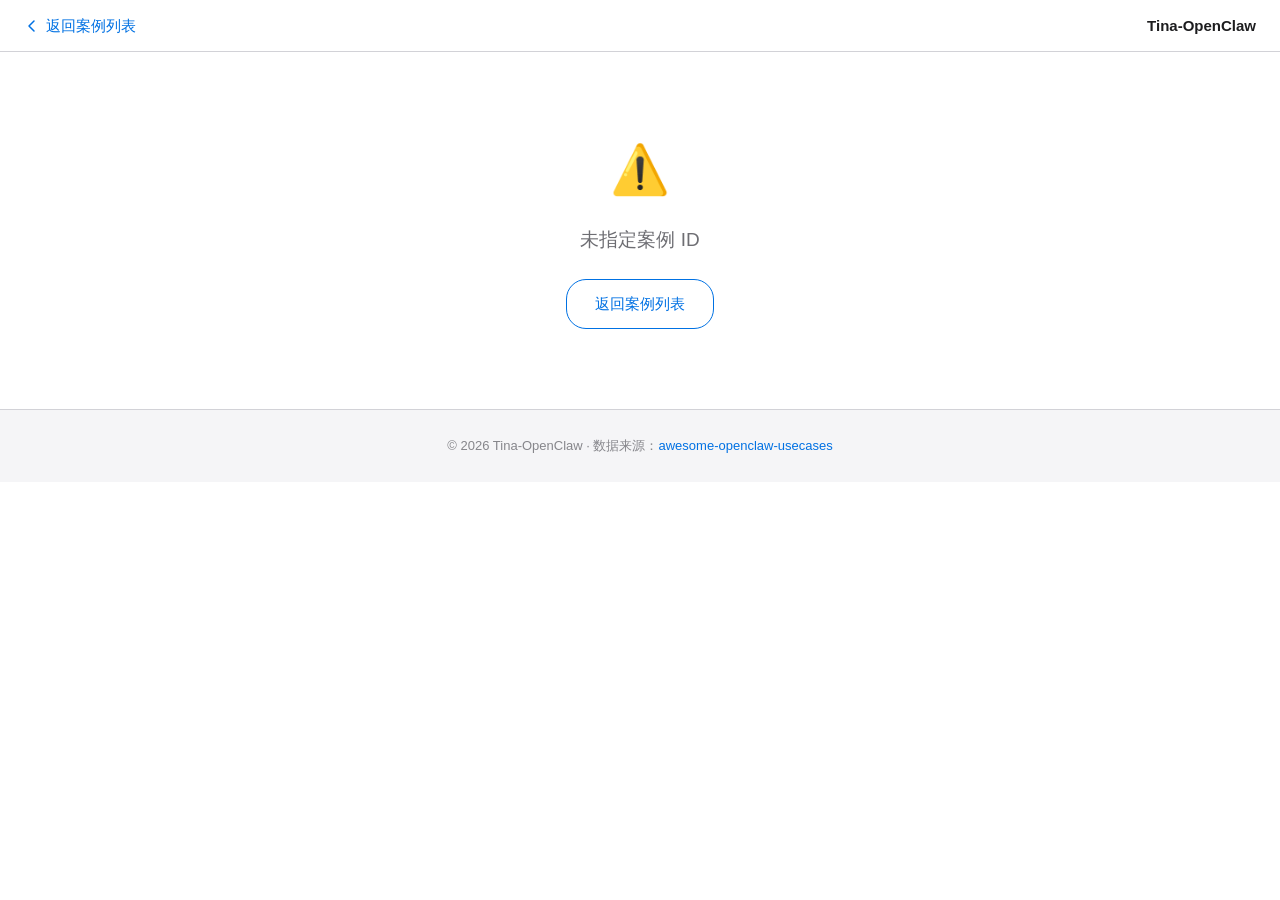
<file: case.html>
<!DOCTYPE html>
<html lang="zh-CN">
<head>
  <meta charset="UTF-8">
  <meta name="viewport" content="width=device-width, initial-scale=1.0">
  <title>案例详情 — Tina-OpenClaw</title>
  <meta name="description" content="OpenClaw 应用案例详情">

  <!-- CSS -->
  <link rel="stylesheet" href="css/reset.css">
  <link rel="stylesheet" href="css/case.css">

  <!-- Favicon -->
  <link rel="icon" href="data:image/svg+xml,<svg xmlns='http://www.w3.org/2000/svg' viewBox='0 0 100 100'><text y='.9em' font-size='90'>🤖</text></svg>">
</head>
<body>

  <!-- 顶部导航 -->
  <nav class="case-nav">
    <a href="index.html" class="case-nav__back">
      <svg width="16" height="16" viewBox="0 0 16 16" fill="none" aria-hidden="true">
        <path d="M10 3L5 8L10 13" stroke="currentColor" stroke-width="1.5" stroke-linecap="round" stroke-linejoin="round"/>
      </svg>
      返回案例列表
    </a>
    <span class="case-nav__logo">Tina-OpenClaw</span>
  </nav>

  <!-- 主内容 -->
  <main class="case-main" id="case-main">
    <!-- 加载状态 -->
    <div class="case-loading" id="case-loading">
      <div class="case-loading__spinner"></div>
      <p>正在加载案例内容…</p>
    </div>
  </main>

  <!-- 页脚 -->
  <footer class="case-footer">
    <div class="case-footer__inner">
      <p>© 2026 Tina-OpenClaw · 数据来源：<a href="https://github.com/hesamsheikh/awesome-openclaw-usecases" target="_blank" rel="noopener noreferrer">awesome-openclaw-usecases</a></p>
    </div>
  </footer>

  <script type="module" src="js/case.js"></script>
</body>
</html>
</file>
<file: css/layout.css>
/* ===== 导航栏 ===== */
.nav {
  position: fixed;
  top: 0;
  left: 0;
  right: 0;
  height: 52px;
  background: rgba(255, 255, 255, 0.8);
  -webkit-backdrop-filter: saturate(180%) blur(20px);
  backdrop-filter: saturate(180%) blur(20px);
  border-bottom: 1px solid var(--color-border);
  box-shadow: var(--shadow-nav);
  z-index: 1000;
  display: flex;
  align-items: center;
  justify-content: space-between;
  padding: 0 24px;
}

.nav__logo {
  font-size: 17px;
  font-weight: 600;
  color: var(--color-text-primary);
  white-space: nowrap;
}

.nav__links {
  display: flex;
  gap: 4px;
  align-items: center;
}

.nav__link {
  font-size: 14px;
  color: var(--color-text-secondary);
  padding: 6px 12px;
  border-radius: var(--radius-sm);
  transition: color var(--transition-fast), background var(--transition-fast);
  white-space: nowrap;
}

.nav__link:hover {
  color: var(--color-text-primary);
  background: var(--color-bg-secondary);
}

.nav__link.is-active {
  color: var(--color-accent);
  font-weight: 500;
}

/* 汉堡菜单（移动端） */
.nav__hamburger {
  display: none;
  flex-direction: column;
  gap: 5px;
  padding: 8px;
  cursor: pointer;
}

.nav__hamburger span {
  display: block;
  width: 22px;
  height: 2px;
  background: var(--color-text-primary);
  border-radius: 2px;
  transition: transform var(--transition-fast), opacity var(--transition-fast);
}

/* ===== Hero 区 ===== */
.hero {
  height: 100vh;
  position: relative;
  display: flex;
  flex-direction: column;
  align-items: center;
  justify-content: center;
  text-align: center;
  padding: 52px 24px 0;
  background: var(--color-bg);
}

.hero__title {
  font-size: 64px;
  font-weight: 700;
  line-height: 1.1;
  letter-spacing: -0.5px;
  color: var(--color-text-primary);
  margin-bottom: 24px;
  opacity: 0;
  transform: translateY(20px);
  animation: fadeInUp 0.8s ease forwards;
}

.hero__stats {
  font-size: 21px;
  color: var(--color-text-secondary);
  line-height: 1.4;
  opacity: 0;
  transform: translateY(20px);
  animation: fadeInUp 0.8s ease 0.3s forwards;
}

.hero__scroll-hint {
  position: absolute;
  bottom: 40px;
  left: 50%;
  transform: translateX(-50%);
  color: var(--color-text-tertiary);
  font-size: 14px;
  display: flex;
  flex-direction: column;
  align-items: center;
  gap: 8px;
  opacity: 0;
  animation: fadeInUp 0.8s ease 0.6s forwards;
}

.hero__scroll-hint::after {
  content: '';
  display: block;
  width: 1px;
  height: 40px;
  background: var(--color-border);
  animation: scrollPulse 2s ease-in-out infinite;
}

/* ===== 主内容区 ===== */
.main {
  padding-top: 0;
}

/* ===== 类别区域 ===== */
.category {
  padding: var(--space-2xl) 0;
  border-top: 1px solid var(--color-border);
}

.category:first-child {
  border-top: none;
}

.category__inner {
  max-width: 1200px;
  margin: 0 auto;
  padding: 0 24px;
}

.category__header {
  display: flex;
  align-items: baseline;
  justify-content: space-between;
  margin-bottom: var(--space-xl);
}

.category__title {
  font-size: 48px;
  font-weight: 700;
  line-height: 1.2;
  color: var(--color-text-primary);
}

.category__count {
  font-size: 17px;
  color: var(--color-text-tertiary);
}

.category__description {
  font-size: 17px;
  color: var(--color-text-secondary);
  margin-top: 8px;
  margin-bottom: var(--space-xl);
}

/* ===== 卡片网格 ===== */
.cards-grid {
  display: grid;
  grid-template-columns: repeat(4, 1fr);
  gap: var(--space-lg);
}

/* ===== 展开按钮 ===== */
.expand-btn {
  display: block;
  margin: var(--space-xl) auto 0;
  padding: 12px 32px;
  font-size: 17px;
  color: var(--color-accent);
  border: 1px solid var(--color-border);
  border-radius: var(--radius-btn);
  background: transparent;
  transition: background var(--transition-fast), border-color var(--transition-fast);
}

.expand-btn:hover {
  background: var(--color-bg-secondary);
  border-color: var(--color-accent);
}

.expand-btn.is-hidden {
  display: none;
}

/* ===== 动画 ===== */
@keyframes fadeInUp {
  to {
    opacity: 1;
    transform: translateY(0);
  }
}

@keyframes scrollPulse {
  0%, 100% { opacity: 0.3; }
  50% { opacity: 1; }
}

/* ===== 页脚 ===== */
.footer {
  background: var(--color-bg-secondary);
  border-top: 1px solid var(--color-border);
  padding: var(--space-xl) 0;
  margin-top: var(--space-2xl);
}

.footer__inner {
  max-width: 1200px;
  margin: 0 auto;
  padding: 0 24px;
  text-align: center;
  color: var(--color-text-secondary);
  font-size: 14px;
  line-height: 1.8;
}

.footer__inner p {
  margin: 4px 0;
}

.footer__inner a {
  color: var(--color-accent);
  text-decoration: underline;
}

.footer__inner a:hover {
  color: var(--color-accent-hover);
}

/* ===== 双语样式 ===== */
.hero__eyebrow {
  font-size: 48px;
  font-weight: 700;
  color: var(--color-accent);
  letter-spacing: -0.02em;
  margin-bottom: 16px;
  opacity: 0;
  transform: translateY(20px);
  animation: fadeInUp 0.8s ease forwards;
}

.hero__subtitle {
  font-size: 19px;
  color: var(--color-text-secondary);
  margin-top: 12px;
  margin-bottom: 8px;
  opacity: 0;
  transform: translateY(20px);
  animation: fadeInUp 0.8s ease 0.45s forwards;
}

.category__title-en {
  display: block;
  font-size: 21px;
  font-weight: 400;
  color: var(--color-text-tertiary);
  margin-top: 4px;
  letter-spacing: 0.01em;
}
</file>
<file: css/card.css>
/* ===== 案例卡片 ===== */
.case-card {
  position: relative;
  border-radius: var(--radius-card);
  overflow: hidden;
  cursor: pointer;
  box-shadow: var(--shadow-card);
  transition: transform var(--transition-card), box-shadow var(--transition-card);
  background: var(--color-bg-secondary);
}

.case-card:hover {
  transform: translateY(-4px);
  box-shadow: var(--shadow-card-hover);
}

.case-card:focus-visible {
  outline: 2px solid var(--color-accent);
  outline-offset: 2px;
}

/* 卡片封面（渐变色块） */
.case-card__cover {
  position: relative;
  height: 280px;
  display: flex;
  flex-direction: column;
  justify-content: flex-end;
  padding: var(--space-md);
  overflow: hidden;
}

/* 首字母装饰 */
.case-card__initial {
  position: absolute;
  top: 50%;
  left: 50%;
  transform: translate(-50%, -60%);
  font-size: 200px;
  font-weight: 700;
  color: rgba(255, 255, 255, 1);
  opacity: 0.3;
  line-height: 1;
  pointer-events: none;
  user-select: none;
  letter-spacing: -4px;
}

/* 卡片标题容器 */
.case-card__name-wrap {
  position: relative;
  z-index: 1;
  padding: 0;
}

/* 卡片标题（英文小字） */
.case-card__name {
  font-size: 14px;
  font-weight: 400;
  color: rgba(255, 255, 255, 0.75);
  line-height: 1.3;
  text-shadow: 0 1px 4px rgba(0, 0, 0, 0.2);
  margin-top: 4px;
}

/* 展开详情区域 */
.case-card__details {
  max-height: 0;
  overflow: hidden;
  transition: max-height var(--transition-expand);
  background: var(--color-bg);
}

.case-card.is-expanded .case-card__details {
  max-height: 1200px;
}

.case-card__details-inner {
  padding: var(--space-md);
  opacity: 0;
  transform: translateY(8px);
  transition: opacity var(--transition-fast) 0.15s,
              transform var(--transition-fast) 0.15s;
}

.case-card.is-expanded .case-card__details-inner {
  opacity: 1;
  transform: translateY(0);
}

/* 详情内容 */
.case-card__description {
  font-size: 15px;
  color: var(--color-text-secondary);
  line-height: 1.6;
  margin-bottom: var(--space-md);
}

.case-card__section-label {
  font-size: 12px;
  font-weight: 600;
  color: var(--color-text-tertiary);
  text-transform: uppercase;
  letter-spacing: 0.5px;
  margin-bottom: 8px;
}

/* 工具标签 */
.case-card__tools {
  display: flex;
  flex-wrap: wrap;
  gap: 8px;
  margin-bottom: var(--space-md);
}

.case-card__tool-tag {
  font-size: 13px;
  color: var(--color-text-secondary);
  background: var(--color-bg-secondary);
  border: 1px solid var(--color-border);
  border-radius: 20px;
  padding: 4px 12px;
}

/* 链接区域 */
.case-card__links {
  display: flex;
  flex-wrap: wrap;
  gap: 8px;
  margin-bottom: var(--space-md);
}

.case-card__link {
  display: inline-flex;
  align-items: center;
  font-size: 14px;
  color: var(--color-accent);
  border: 1px solid var(--color-accent);
  border-radius: var(--radius-btn);
  padding: 6px 16px;
  transition: background var(--transition-fast), color var(--transition-fast);
}

.case-card__link:hover {
  background: var(--color-accent);
  color: #FFFFFF;
}

/* 收起按钮 */
.case-card__collapse-btn {
  display: block;
  width: 100%;
  padding: 10px;
  font-size: 14px;
  color: var(--color-text-tertiary);
  text-align: center;
  border-top: 1px solid var(--color-border);
  cursor: pointer;
  transition: color var(--transition-fast), background var(--transition-fast);
}

.case-card__collapse-btn:hover {
  color: var(--color-text-primary);
  background: var(--color-bg-secondary);
}

/* 已验证徽章 */
.case-card__verified {
  position: absolute;
  top: 12px;
  right: 12px;
  font-size: 11px;
  background: rgba(255, 255, 255, 0.9);
  color: #34C759;
  border-radius: 20px;
  padding: 3px 8px;
  font-weight: 600;
  z-index: 1;
}

/* ===== 双语卡片样式 ===== */
.case-card__name-zh {
  font-size: 22px;
  font-weight: 700;
  color: #FFFFFF;
  line-height: 1.3;
  text-shadow: 0 1px 4px rgba(0, 0, 0, 0.2);
}

.case-card__description--zh {
  font-size: 16px;
  font-weight: 500;
  color: var(--color-text-primary);
  margin-bottom: 8px;
}

.case-card__description--en {
  font-size: 14px;
  color: var(--color-text-secondary);
  margin-bottom: 16px;
  padding-top: 8px;
  border-top: 1px solid var(--color-border);
}

.case-card__section-label-en {
  font-size: 11px;
  font-weight: 400;
  color: var(--color-text-tertiary);
  margin-left: 6px;
  text-transform: uppercase;
  letter-spacing: 0.05em;
}

/* 主要链接按钮 */
.case-card__link--primary {
  display: inline-flex;
  align-items: center;
  padding: 10px 20px;
  font-size: 15px;
  font-weight: 500;
  color: #FFFFFF;
  background: var(--color-accent);
  border: none;
  border-radius: 20px;
  transition: background 0.2s, transform 0.2s;
}
.case-card__link--primary:hover {
  background: var(--color-accent-hover);
  transform: translateY(-1px);
}
</file>
<file: css/responsive.css>
/* ===== 平板端（768px - 1023px） ===== */
@media (min-width: 768px) and (max-width: 1023px) {
  .hero__title {
    font-size: 48px;
  }

  .category__title {
    font-size: 36px;
  }

  .cards-grid {
    grid-template-columns: repeat(2, 1fr);
    gap: var(--space-md);
  }

  .nav__links {
    gap: 2px;
  }

  .nav__link {
    font-size: 13px;
    padding: 6px 8px;
  }
}

/* ===== 移动端（< 768px） ===== */
@media (max-width: 767px) {
  .hero__title {
    font-size: 36px;
    letter-spacing: -0.3px;
  }

  .hero__stats {
    font-size: 17px;
  }

  .category {
    padding: var(--space-xl) 0;
  }

  .category__title {
    font-size: 28px;
  }

  .category__header {
    flex-direction: column;
    gap: 4px;
    margin-bottom: var(--space-lg);
  }

  .cards-grid {
    grid-template-columns: 1fr;
    gap: var(--space-md);
  }

  .case-card:hover {
    transform: none;
  }

  /* 移动端导航 */
  .nav__links {
    display: none;
    position: fixed;
    top: 52px;
    left: 0;
    right: 0;
    background: rgba(255, 255, 255, 0.97);
    -webkit-backdrop-filter: blur(20px);
    backdrop-filter: blur(20px);
    flex-direction: column;
    padding: 16px;
    border-bottom: 1px solid var(--color-border);
    gap: 4px;
  }

  .nav__links.is-open {
    display: flex;
  }

  .nav__link {
    font-size: 17px;
    padding: 12px 16px;
    border-radius: var(--radius-sm);
  }

  .nav__hamburger {
    display: flex;
  }

  .nav__hamburger.is-open span:nth-child(1) {
    transform: translateY(7px) rotate(45deg);
  }

  .nav__hamburger.is-open span:nth-child(2) {
    opacity: 0;
  }

  .nav__hamburger.is-open span:nth-child(3) {
    transform: translateY(-7px) rotate(-45deg);
  }

  .expand-btn {
    width: 100%;
    max-width: 320px;
  }
}


/* ===== 减少动画（无障碍） ===== */
@media (prefers-reduced-motion: reduce) {
  *, *::before, *::after {
    animation-duration: 0.01ms !important;
    animation-iteration-count: 1 !important;
    transition-duration: 0.01ms !important;
  }

  html {
    scroll-behavior: auto;
  }
}
</file>
<file: css/case.css>
/* ===== case.css — 案例详情页样式 ===== */

:root {
  --font-family: -apple-system, BlinkMacSystemFont, "Segoe UI", "PingFang SC",
    "Hiragino Sans GB", "Microsoft YaHei", sans-serif;
  --color-bg: #FFFFFF;
  --color-bg-secondary: #F5F5F7;
  --color-border: #D2D2D7;
  --color-text-primary: #1D1D1F;
  --color-text-secondary: #6E6E73;
  --color-text-tertiary: #86868B;
  --color-accent: #0071E3;
  --radius-card: 18px;
  --radius-sm: 8px;
}

*, *::before, *::after { box-sizing: border-box; margin: 0; padding: 0; }

html { scroll-behavior: smooth; }

body {
  font-family: var(--font-family);
  background: var(--color-bg);
  color: var(--color-text-primary);
  -webkit-font-smoothing: antialiased;
}

a { color: var(--color-accent); text-decoration: none; }
a:hover { text-decoration: underline; }

/* ===== 顶部导航 ===== */
.case-nav {
  position: sticky;
  top: 0;
  z-index: 100;
  display: flex;
  align-items: center;
  justify-content: space-between;
  height: 52px;
  padding: 0 24px;
  background: rgba(255,255,255,0.85);
  -webkit-backdrop-filter: blur(20px);
  backdrop-filter: blur(20px);
  border-bottom: 1px solid var(--color-border);
}

.case-nav__back {
  display: flex;
  align-items: center;
  gap: 6px;
  font-size: 15px;
  color: var(--color-accent);
  font-weight: 500;
  transition: opacity 0.2s;
}
.case-nav__back:hover { opacity: 0.7; text-decoration: none; }

.case-nav__logo {
  font-size: 15px;
  font-weight: 600;
  color: var(--color-text-primary);
}

/* ===== Hero 区 ===== */
.case-hero {
  position: relative;
  padding: 80px 24px 60px;
  overflow: hidden;
}

.case-hero__inner {
  max-width: 760px;
  margin: 0 auto;
  position: relative;
  z-index: 1;
}

.case-hero__initial {
  position: absolute;
  top: -20px;
  right: -40px;
  font-size: 280px;
  font-weight: 700;
  color: rgba(255,255,255,0.15);
  line-height: 1;
  pointer-events: none;
  user-select: none;
  letter-spacing: -8px;
}

.case-hero__category {
  display: inline-block;
  font-size: 13px;
  font-weight: 600;
  color: rgba(255,255,255,0.9);
  background: rgba(255,255,255,0.2);
  border-radius: 20px;
  padding: 4px 12px;
  margin-bottom: 20px;
  letter-spacing: 0.03em;
  text-transform: uppercase;
}
.case-hero__category:hover { text-decoration: none; background: rgba(255,255,255,0.3); }

.case-hero__title {
  font-size: 52px;
  font-weight: 700;
  color: #FFFFFF;
  line-height: 1.1;
  letter-spacing: -0.02em;
  margin-bottom: 8px;
}

.case-hero__title-en {
  font-size: 20px;
  font-weight: 400;
  color: rgba(255,255,255,0.7);
  margin-bottom: 24px;
}

.case-hero__desc {
  font-size: 19px;
  color: rgba(255,255,255,0.95);
  line-height: 1.6;
  margin-bottom: 8px;
}

.case-hero__desc-en {
  font-size: 15px;
  color: rgba(255,255,255,0.65);
  line-height: 1.6;
}

/* ===== 元信息栏 ===== */
.case-meta {
  background: var(--color-bg-secondary);
  border-bottom: 1px solid var(--color-border);
  padding: 20px 24px;
}

.case-meta__inner {
  max-width: 760px;
  margin: 0 auto;
  display: flex;
  align-items: center;
  flex-wrap: wrap;
  gap: 16px;
}

.case-meta__section {
  display: flex;
  align-items: center;
  gap: 10px;
}

.case-meta__label {
  font-size: 13px;
  font-weight: 600;
  color: var(--color-text-tertiary);
  text-transform: uppercase;
  letter-spacing: 0.05em;
  white-space: nowrap;
}

.case-meta__tools {
  display: flex;
  flex-wrap: wrap;
  gap: 6px;
}

.case-detail__tool-tag {
  font-size: 12px;
  font-weight: 500;
  color: var(--color-text-secondary);
  background: var(--color-bg);
  border: 1px solid var(--color-border);
  border-radius: 20px;
  padding: 3px 10px;
}

.case-meta__github-link {
  display: flex;
  align-items: center;
  gap: 6px;
  font-size: 13px;
  font-weight: 500;
  color: var(--color-text-secondary);
  padding: 6px 14px;
  border: 1px solid var(--color-border);
  border-radius: 20px;
  transition: all 0.2s;
}
.case-meta__github-link:hover {
  color: var(--color-text-primary);
  border-color: var(--color-text-secondary);
  text-decoration: none;
}

/* ===== 主内容区 ===== */
.case-content {
  padding: 60px 24px 80px;
}

.case-content__inner {
  max-width: 760px;
  margin: 0 auto;
}

/* 标题 */
.case-content__h1 {
  font-size: 36px;
  font-weight: 700;
  color: var(--color-text-primary);
  line-height: 1.2;
  margin: 48px 0 16px;
  letter-spacing: -0.01em;
}
.case-content__h1:first-child { margin-top: 0; }

.case-content__h2 {
  font-size: 26px;
  font-weight: 700;
  color: var(--color-text-primary);
  line-height: 1.3;
  margin: 40px 0 14px;
  padding-bottom: 10px;
  border-bottom: 2px solid var(--color-bg-secondary);
}

.case-content__h3 {
  font-size: 19px;
  font-weight: 600;
  color: var(--color-text-primary);
  line-height: 1.4;
  margin: 28px 0 10px;
}

/* 中文为主标题，英文为小字 */
.case-content__heading-main {
  display: block;
}

.case-content__heading-en {
  display: block;
  font-size: 0.55em;
  font-weight: 400;
  color: var(--color-text-tertiary);
  margin-top: 3px;
  letter-spacing: 0.01em;
}

/* 旧的中文翻译标签（兼容保留） */
.case-content__heading-zh {
  display: block;
  font-size: 0.6em;
  font-weight: 500;
  color: var(--color-accent);
  margin-top: 4px;
  letter-spacing: 0.02em;
}

/* 段落 */
.case-content__p {
  font-size: 17px;
  line-height: 1.75;
  color: var(--color-text-secondary);
  margin-bottom: 16px;
}

/* 中文概述段落 */
.case-content__p--zh {
  font-size: 16px;
  font-weight: 500;
  color: var(--color-accent);
  background: #F0F7FF;
  border-left: 3px solid var(--color-accent);
  border-radius: 0 8px 8px 0;
  padding: 12px 16px;
  margin-bottom: 24px;
  line-height: 1.7;
}

/* 列表 */
.case-content__list {
  margin: 0 0 20px 0;
  padding-left: 24px;
}

.case-content__list li {
  font-size: 17px;
  line-height: 1.7;
  color: var(--color-text-secondary);
  margin-bottom: 6px;
}

.case-content__list--ordered {
  list-style: decimal;
}

/* 引用块 */
.case-content__blockquote {
  margin: 20px 0;
  padding: 16px 20px;
  background: var(--color-bg-secondary);
  border-left: 4px solid var(--color-accent);
  border-radius: 0 var(--radius-sm) var(--radius-sm) 0;
  font-size: 16px;
  color: var(--color-text-secondary);
  line-height: 1.7;
}

/* 代码块 */
.case-code-block {
  margin: 20px 0;
  border-radius: var(--radius-sm);
  overflow: hidden;
  border: 1px solid var(--color-border);
}

.case-code-block__lang {
  padding: 8px 16px;
  font-size: 12px;
  font-weight: 600;
  color: var(--color-text-tertiary);
  background: var(--color-bg-secondary);
  border-bottom: 1px solid var(--color-border);
  text-transform: uppercase;
  letter-spacing: 0.05em;
}

.case-code-block pre {
  margin: 0;
  padding: 20px;
  overflow-x: auto;
  background: #1D1D1F;
}

.case-code-block code {
  font-family: "SF Mono", "Fira Code", "Fira Mono", "Roboto Mono", monospace;
  font-size: 14px;
  line-height: 1.6;
  color: #E8E8ED;
}

/* 行内代码 */
.case-content__inline-code {
  font-family: "SF Mono", "Fira Code", monospace;
  font-size: 0.875em;
  color: #E3116C;
  background: #FFF0F5;
  padding: 2px 6px;
  border-radius: 4px;
}

/* 链接 */
.case-content__link {
  color: var(--color-accent);
  text-decoration: underline;
  text-underline-offset: 2px;
}

/* 分隔线 */
.case-content__hr {
  border: none;
  border-top: 1px solid var(--color-border);
  margin: 32px 0;
}

/* 无内容提示 */
.case-content__no-content {
  text-align: center;
  padding: 60px 24px;
  color: var(--color-text-secondary);
  font-size: 17px;
  line-height: 2;
}

/* ===== 加载状态 ===== */
.case-loading {
  display: flex;
  flex-direction: column;
  align-items: center;
  justify-content: center;
  min-height: 60vh;
  gap: 20px;
  color: var(--color-text-secondary);
  font-size: 17px;
}

.case-loading__spinner {
  width: 36px;
  height: 36px;
  border: 3px solid var(--color-border);
  border-top-color: var(--color-accent);
  border-radius: 50%;
  animation: spin 0.8s linear infinite;
}

@keyframes spin {
  to { transform: rotate(360deg); }
}

/* ===== 错误状态 ===== */
.case-error {
  text-align: center;
  padding: 80px 24px;
}

.case-error__icon { font-size: 48px; margin-bottom: 16px; }

.case-error__msg {
  font-size: 19px;
  color: var(--color-text-secondary);
  margin-bottom: 24px;
}

.case-error__back {
  display: inline-block;
  padding: 12px 28px;
  font-size: 15px;
  font-weight: 500;
  color: var(--color-accent);
  border: 1px solid var(--color-accent);
  border-radius: 20px;
  transition: all 0.2s;
}
.case-error__back:hover {
  background: var(--color-accent);
  color: #fff;
  text-decoration: none;
}

/* ===== 页脚 ===== */
.case-footer {
  background: var(--color-bg-secondary);
  border-top: 1px solid var(--color-border);
  padding: 24px;
}

.case-footer__inner {
  max-width: 760px;
  margin: 0 auto;
  font-size: 13px;
  color: var(--color-text-tertiary);
  text-align: center;
  line-height: 1.8;
}

/* ===== 响应式 ===== */
@media (max-width: 767px) {
  .case-hero__title { font-size: 36px; }
  .case-hero__initial { font-size: 180px; right: -20px; }
  .case-content__h1 { font-size: 28px; }
  .case-content__h2 { font-size: 22px; }
  .case-meta__inner { flex-direction: column; align-items: flex-start; }
}

@media (prefers-reduced-motion: reduce) {
  *, *::before, *::after {
    animation-duration: 0.01ms !important;
    transition-duration: 0.01ms !important;
  }
}
</file>
